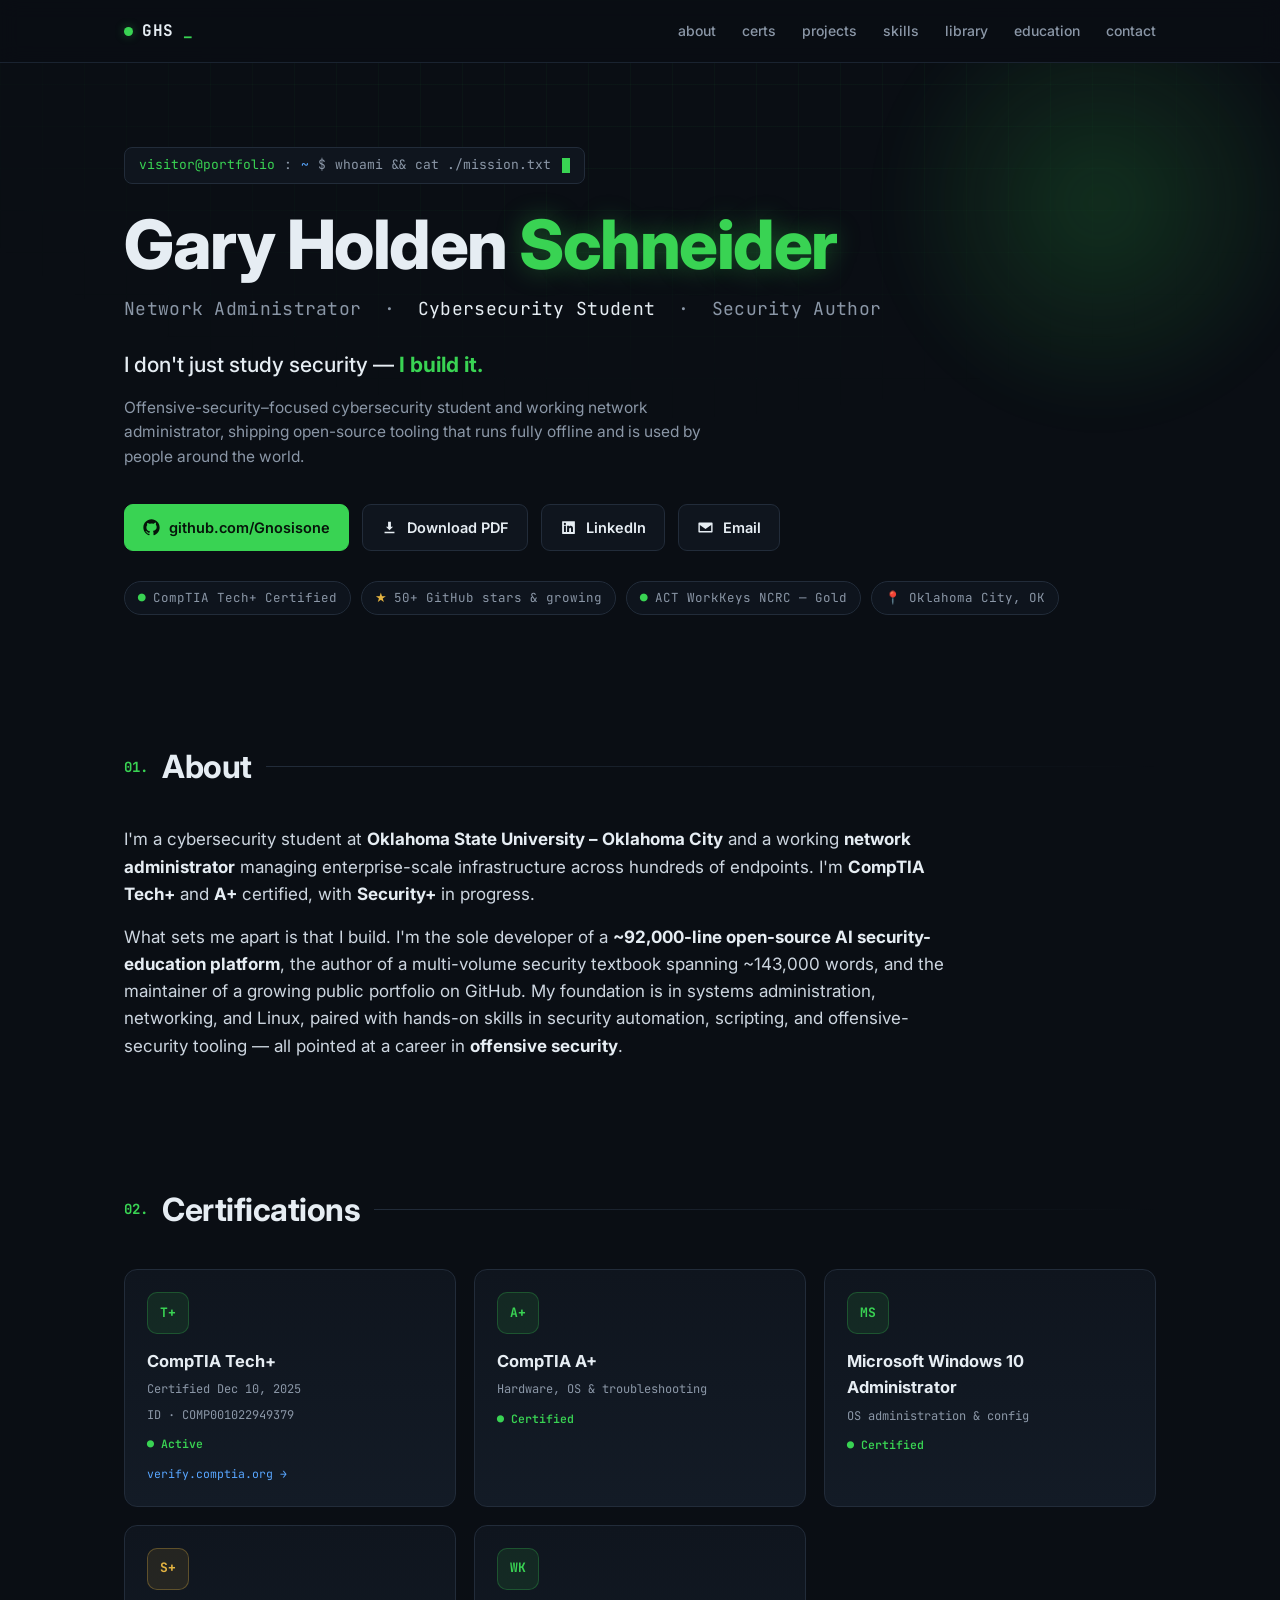
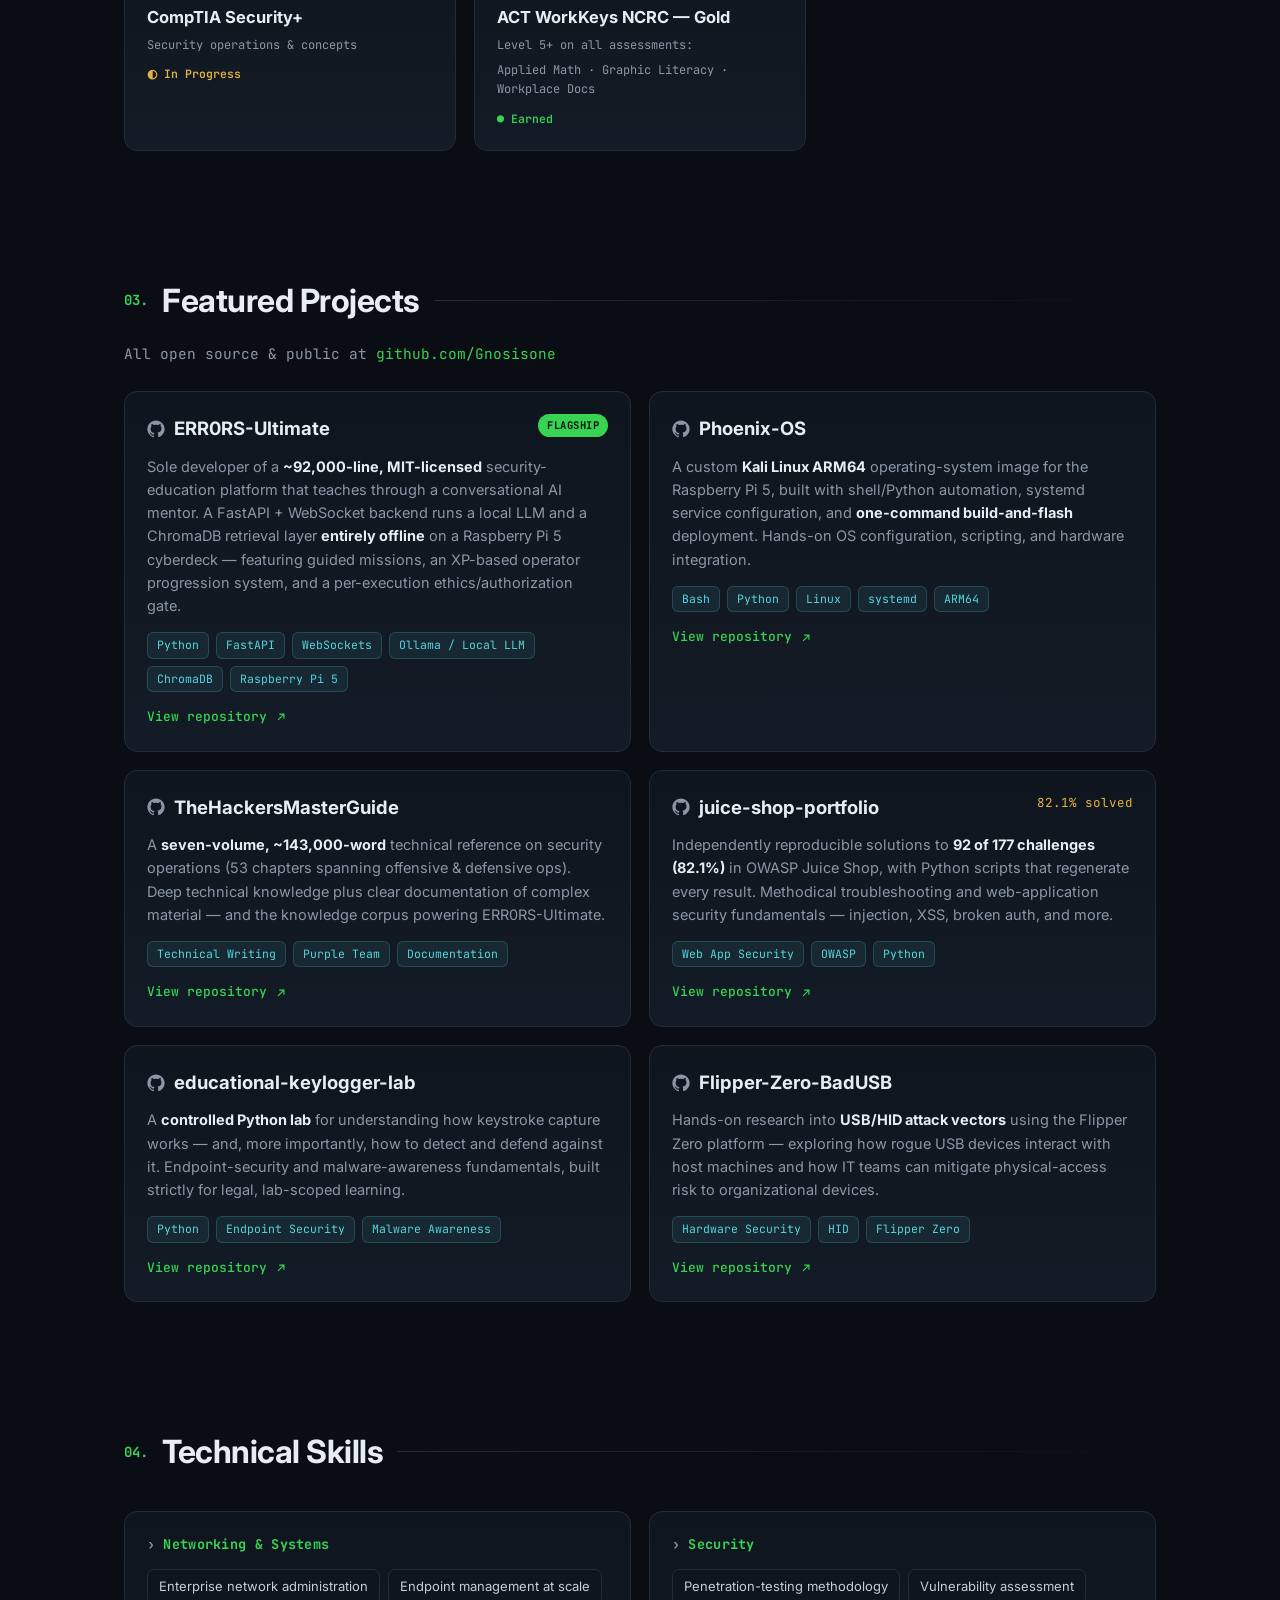
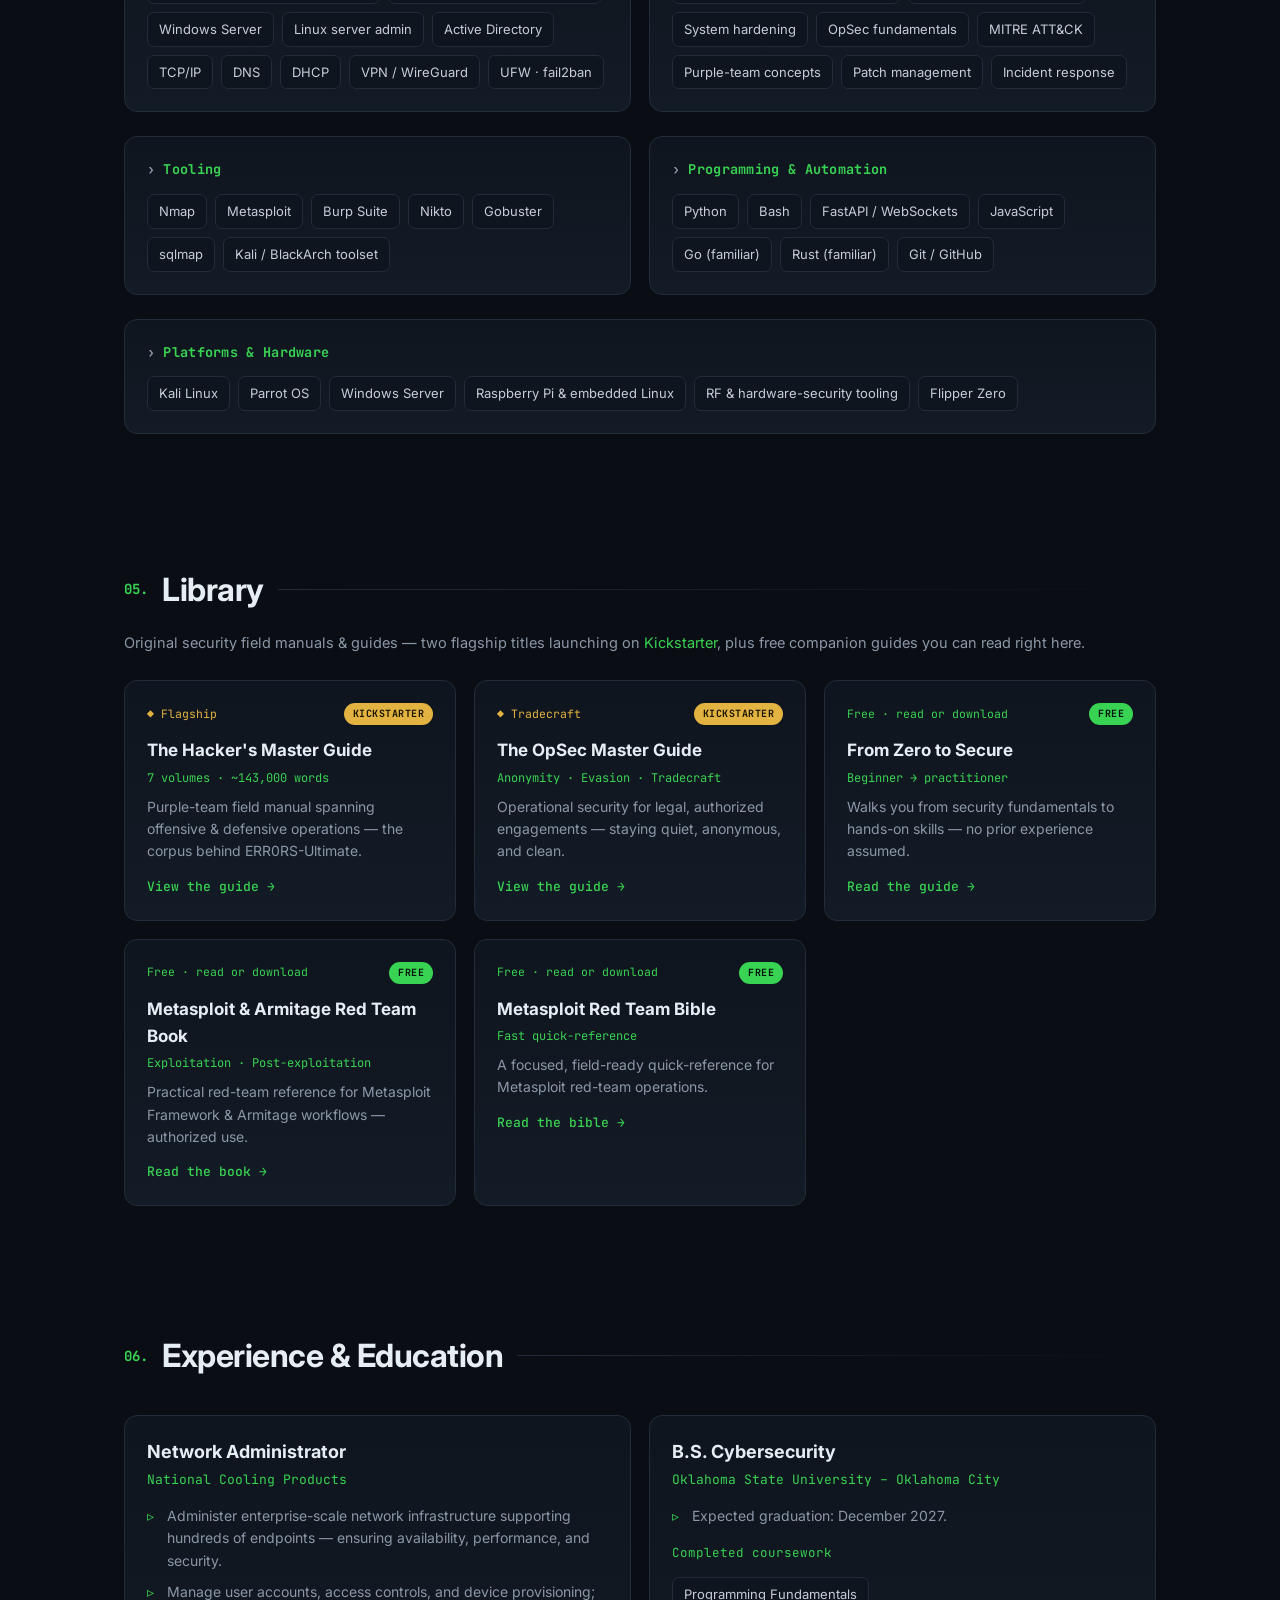
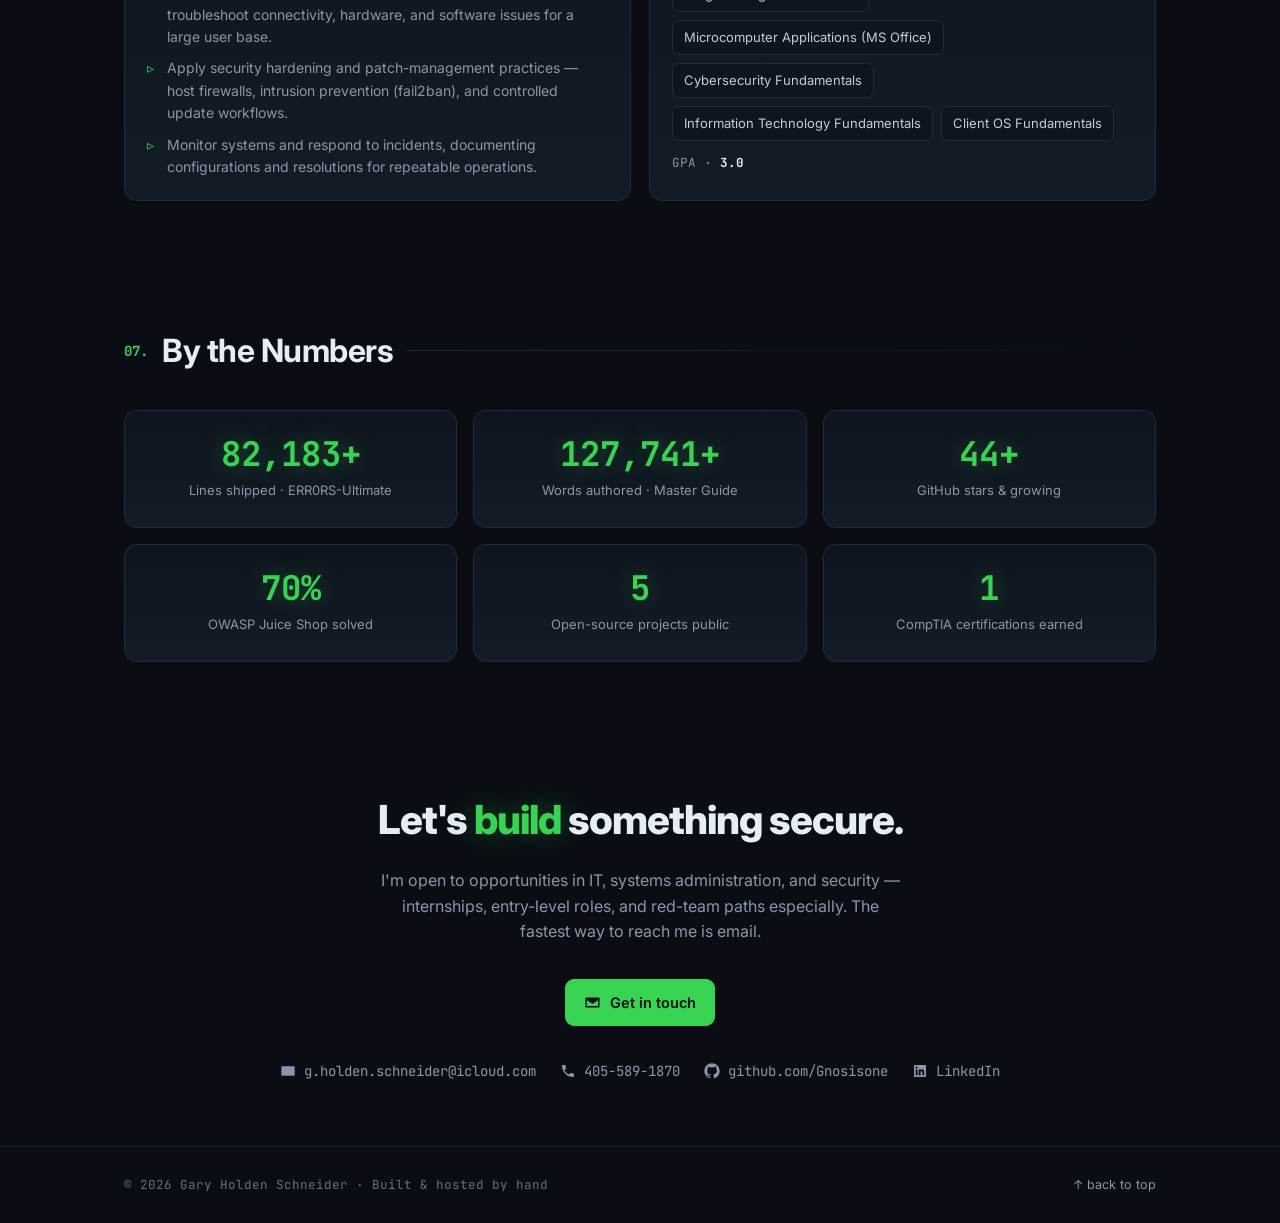
<file: index.html>
<!DOCTYPE html>
<html lang="en">
<head>
<meta charset="UTF-8">
<meta name="viewport" content="width=device-width, initial-scale=1.0">
<title>Gary Holden Schneider — Cybersecurity & Offensive Security Portfolio</title>
<meta name="description" content="Gary Holden Schneider — Network Administrator, Cybersecurity Student, and Security Author. CompTIA Tech+ certified. Builder of open-source security tooling at github.com/Gnosisone.">
<link rel="preconnect" href="https://fonts.googleapis.com">
<link rel="preconnect" href="https://fonts.gstatic.com" crossorigin>
<link href="https://fonts.googleapis.com/css2?family=JetBrains+Mono:wght@400;500;700&family=Inter:wght@400;500;600;700;800&display=swap" rel="stylesheet">
<style>
  :root{
    --bg:#0a0e14;
    --bg-grid:rgba(57,211,83,.04);
    --panel:#0f151e;
    --panel-2:#131b26;
    --border:#222c3a;
    --border-soft:#1a2330;
    --text:#e6edf3;
    --muted:#8b97a7;
    --muted-2:#647082;
    --green:#39d353;
    --green-dim:#2ea043;
    --blue:#58a6ff;
    --cyan:#56d4dd;
    --amber:#e3b341;
    --glow:rgba(57,211,83,.35);
    --mono:'JetBrains Mono',ui-monospace,SFMono-Regular,Menlo,Consolas,monospace;
    --sans:'Inter',system-ui,-apple-system,Segoe UI,Roboto,Helvetica,Arial,sans-serif;
  }
  *{box-sizing:border-box;margin:0;padding:0}
  html{scroll-behavior:smooth}
  body{
    background:var(--bg);
    color:var(--text);
    font-family:var(--sans);
    line-height:1.6;
    -webkit-font-smoothing:antialiased;
    overflow-x:hidden;
  }
  body::before{
    content:"";position:fixed;inset:0;z-index:0;pointer-events:none;
    background-image:linear-gradient(var(--bg-grid) 1px,transparent 1px),linear-gradient(90deg,var(--bg-grid) 1px,transparent 1px);
    background-size:42px 42px;
    mask-image:radial-gradient(ellipse 80% 60% at 50% 0%,#000 30%,transparent 80%);
  }
  a{color:inherit;text-decoration:none}
  .wrap{max-width:1080px;margin:0 auto;padding:0 24px;position:relative;z-index:1}
  .mono{font-family:var(--mono)}
  .accent{color:var(--green)}
  .blue{color:var(--blue)}

  /* NAV */
  nav{
    position:sticky;top:0;z-index:50;
    backdrop-filter:blur(10px);
    background:rgba(10,14,20,.78);
    border-bottom:1px solid var(--border-soft);
  }
  nav .wrap{display:flex;align-items:center;justify-content:space-between;height:62px}
  .brand{font-family:var(--mono);font-weight:700;letter-spacing:.5px;display:flex;align-items:center;gap:9px}
  .brand .dot{width:9px;height:9px;border-radius:50%;background:var(--green);box-shadow:0 0 10px var(--glow);animation:pulse 2.4s infinite}
  @keyframes pulse{0%,100%{opacity:1}50%{opacity:.35}}
  .navlinks{display:flex;gap:26px;font-size:14px;font-weight:500}
  .navlinks a{color:var(--muted);transition:color .2s}
  .navlinks a:hover{color:var(--green)}
  @media(max-width:760px){.navlinks{display:none}}

  /* HERO */
  header.hero{position:relative;padding:84px 0 64px;overflow:hidden}
  header.hero::after{
    content:"";position:absolute;top:-120px;right:-80px;width:520px;height:520px;z-index:0;
    background:radial-gradient(circle,var(--glow) 0%,transparent 60%);opacity:.5;filter:blur(20px);
  }
  .term{
    font-family:var(--mono);font-size:13px;color:var(--muted);
    border:1px solid var(--border);background:var(--panel);border-radius:8px;
    padding:7px 14px;display:inline-flex;align-items:center;gap:9px;margin-bottom:26px;
  }
  .term .g{color:var(--green)}
  .term .cursor{display:inline-block;width:8px;height:15px;background:var(--green);margin-left:2px;animation:blink 1.1s steps(1) infinite;vertical-align:-2px}
  @keyframes blink{50%{opacity:0}}
  h1.name{font-size:clamp(38px,7vw,68px);line-height:1.02;font-weight:800;letter-spacing:-1.5px}
  h1.name .last{color:var(--green);text-shadow:0 0 26px var(--glow)}
  .roles{font-family:var(--mono);font-size:clamp(14px,2.4vw,18px);color:var(--muted);margin-top:16px;letter-spacing:.3px}
  .roles span{color:var(--text)}
  .tagline{font-size:clamp(17px,2.6vw,21px);color:var(--text);max-width:640px;margin-top:24px;font-weight:500}
  .tagline b{color:var(--green);font-weight:700}
  .sub{color:var(--muted);max-width:620px;margin-top:14px;font-size:15.5px}
  .cta{display:flex;flex-wrap:wrap;gap:13px;margin-top:34px}
  .btn{
    display:inline-flex;align-items:center;gap:9px;font-weight:600;font-size:14.5px;
    padding:11px 18px;border-radius:9px;border:1px solid var(--border);
    background:var(--panel);color:var(--text);transition:all .2s;cursor:pointer;
  }
  .btn:hover{border-color:var(--green);transform:translateY(-2px);box-shadow:0 8px 22px rgba(0,0,0,.4)}
  .btn.primary{background:var(--green);color:#06140a;border-color:var(--green)}
  .btn.primary:hover{background:#48e063;box-shadow:0 8px 26px var(--glow)}
  .btn svg{width:17px;height:17px;fill:currentColor}
  .badges{display:flex;flex-wrap:wrap;gap:10px;margin-top:30px}
  .chip{
    font-family:var(--mono);font-size:12.5px;color:var(--muted);
    border:1px solid var(--border);border-radius:30px;padding:6px 13px;
    display:inline-flex;align-items:center;gap:7px;background:rgba(19,27,38,.5)
  }
  .chip .s{color:var(--amber)}
  .chip .ok{color:var(--green)}

  /* SECTIONS */
  section{padding:62px 0;position:relative}
  .sec-head{display:flex;align-items:center;gap:14px;margin-bottom:34px}
  .sec-head .num{font-family:var(--mono);color:var(--green);font-size:14px;font-weight:700}
  .sec-head h2{font-size:clamp(23px,4vw,32px);font-weight:700;letter-spacing:-.5px;white-space:nowrap}
  .sec-head .rule{height:1px;background:linear-gradient(90deg,var(--border),transparent);flex:1}

  .about p{font-size:17px;color:#cdd6e0;max-width:820px}
  .about p+p{margin-top:16px}
  .about b{color:var(--text)}

  /* CARDS GRID */
  .grid{display:grid;gap:18px}
  .grid.cols-2{grid-template-columns:repeat(2,1fr)}
  .grid.cols-3{grid-template-columns:repeat(3,1fr)}
  @media(max-width:820px){.grid.cols-2,.grid.cols-3{grid-template-columns:1fr}}

  .card{
    background:linear-gradient(180deg,var(--panel),var(--panel-2));
    border:1px solid var(--border);border-radius:13px;padding:22px;position:relative;
    transition:transform .2s,border-color .2s,box-shadow .2s;
  }
  .card:hover{transform:translateY(-4px);border-color:var(--green);box-shadow:0 14px 34px rgba(0,0,0,.45)}

  /* PROJECTS */
  .proj .top{display:flex;align-items:flex-start;justify-content:space-between;gap:12px}
  .proj h3{font-size:18.5px;font-weight:700;display:flex;align-items:center;gap:9px}
  .proj h3 svg{width:18px;height:18px;fill:var(--muted)}
  .flag{font-family:var(--mono);font-size:10.5px;font-weight:700;color:#06140a;background:var(--green);padding:3px 9px;border-radius:30px;letter-spacing:.5px;text-transform:uppercase}
  .stars{font-family:var(--mono);font-size:12.5px;color:var(--amber);display:inline-flex;align-items:center;gap:5px;white-space:nowrap}
  .proj p{color:var(--muted);font-size:14.5px;margin-top:11px}
  .tags{display:flex;flex-wrap:wrap;gap:7px;margin-top:15px}
  .tag{font-family:var(--mono);font-size:11.5px;color:var(--cyan);background:rgba(86,212,221,.08);border:1px solid rgba(86,212,221,.2);border-radius:6px;padding:3px 9px}
  .proj .link{margin-top:15px;font-family:var(--mono);font-size:13px;color:var(--green);display:inline-flex;align-items:center;gap:7px;font-weight:500}
  .proj .link:hover{text-decoration:underline}
  .proj .link svg{width:14px;height:14px;fill:currentColor;transition:transform .2s}
  .card:hover .proj .link svg{transform:translate(2px,-2px)}

  /* CERTS */
  .cert{display:flex;flex-direction:column;gap:6px}
  .cert .ico{width:42px;height:42px;border-radius:10px;display:flex;align-items:center;justify-content:center;background:rgba(57,211,83,.1);border:1px solid rgba(57,211,83,.25);font-family:var(--mono);font-weight:700;color:var(--green);font-size:13px;margin-bottom:8px}
  .cert.prog .ico{background:rgba(227,179,65,.1);border-color:rgba(227,179,65,.3);color:var(--amber)}
  .cert h3{font-size:16.5px;font-weight:700}
  .cert .meta{font-family:var(--mono);font-size:12px;color:var(--muted)}
  .cert .status{font-family:var(--mono);font-size:11.5px;font-weight:600;margin-top:4px}
  .cert .status.active{color:var(--green)}
  .cert .status.ip{color:var(--amber)}
  .cert a.verify{font-family:var(--mono);font-size:11.5px;color:var(--blue);margin-top:6px;display:inline-block}
  .cert a.verify:hover{text-decoration:underline}

  /* SKILLS */
  .skillcat{margin-bottom:6px}
  .skillcat h3{font-family:var(--mono);font-size:13.5px;color:var(--green);margin-bottom:13px;letter-spacing:.3px;display:flex;align-items:center;gap:8px}
  .skillcat h3::before{content:"›";color:var(--muted)}
  .skillset{display:flex;flex-wrap:wrap;gap:8px}
  .skill{font-size:13px;color:#c4cdd8;background:var(--panel);border:1px solid var(--border);border-radius:7px;padding:6px 11px;transition:all .18s}
  .skill:hover{border-color:var(--green);color:var(--text)}

  /* WORKS */
  .work{display:flex;gap:16px;align-items:flex-start}
  .work .bar{width:3px;align-self:stretch;background:linear-gradient(var(--green),transparent);border-radius:3px;flex:none}
  .work h3{font-size:17px;font-weight:700}
  .work .sub2{font-family:var(--mono);font-size:12px;color:var(--green);margin:3px 0 7px}
  .work p{color:var(--muted);font-size:14.5px}

  /* EXPERIENCE / EDU */
  .row{display:grid;grid-template-columns:1fr 1fr;gap:18px}
  @media(max-width:820px){.row{grid-template-columns:1fr}}
  .exp h3{font-size:18px;font-weight:700}
  .exp .org{font-family:var(--mono);font-size:13px;color:var(--green);margin-top:3px}
  .exp ul{list-style:none;margin-top:14px;display:flex;flex-direction:column;gap:9px}
  .exp li{position:relative;padding-left:20px;color:var(--muted);font-size:14px}
  .exp li::before{content:"▹";position:absolute;left:0;color:var(--green)}
  .courses{display:flex;flex-wrap:wrap;gap:8px;margin-top:14px}
  .gpa{font-family:var(--mono);font-size:12.5px;color:var(--muted);margin-top:12px}
  .gpa b{color:var(--text)}

  /* STATS */
  .stats{display:grid;grid-template-columns:repeat(3,1fr);gap:16px}
  @media(max-width:820px){.stats{grid-template-columns:repeat(2,1fr)}}
  @media(max-width:480px){.stats{grid-template-columns:1fr}}
  .stat{text-align:center;padding:26px 16px;background:linear-gradient(180deg,var(--panel),var(--panel-2));border:1px solid var(--border);border-radius:13px}
  .stat .big{font-family:var(--mono);font-size:34px;font-weight:700;color:var(--green);text-shadow:0 0 22px var(--glow);line-height:1}
  .stat .lbl{color:var(--muted);font-size:13px;margin-top:9px}

  /* CONTACT */
  .contact{text-align:center;padding:64px 0}
  .contact h2{font-size:clamp(26px,5vw,40px);font-weight:800;letter-spacing:-1px}
  .contact h2 .accent{text-shadow:0 0 26px var(--glow)}
  .contact p{color:var(--muted);max-width:520px;margin:16px auto 0;font-size:16px}
  .contact .cta{justify-content:center}
  .clinks{display:flex;flex-wrap:wrap;gap:24px;justify-content:center;margin-top:34px;font-family:var(--mono);font-size:14px}
  .clinks a{color:var(--muted);display:inline-flex;align-items:center;gap:8px;transition:color .2s}
  .clinks a:hover{color:var(--green)}
  .clinks svg{width:16px;height:16px;fill:currentColor}

  footer{border-top:1px solid var(--border-soft);padding:28px 0;text-align:center}
  footer .wrap{display:flex;flex-wrap:wrap;gap:10px;justify-content:space-between;align-items:center}
  footer .mono{font-size:12.5px;color:var(--muted-2)}
  footer .top{color:var(--muted);font-size:12.5px;cursor:pointer}
  footer .top:hover{color:var(--green)}

  /* reveal */
  .reveal{opacity:0;transform:translateY(22px);transition:opacity .6s ease,transform .6s ease}
  .reveal.in{opacity:1;transform:none}
  @media(prefers-reduced-motion:reduce){.reveal{opacity:1;transform:none}}
</style>
</head>
<body>

<nav>
  <div class="wrap">
    <a href="#top" class="brand"><span class="dot"></span>GHS<span class="accent">_</span></a>
    <div class="navlinks">
      <a href="#about">about</a>
      <a href="#certs">certs</a>
      <a href="#projects">projects</a>
      <a href="#skills">skills</a>
      <a href="#library">library</a>
      <a href="#experience">education</a>
      <a href="#contact">contact</a>
    </div>
  </div>
</nav>

<header class="hero" id="top">
  <div class="wrap">
    <div class="term mono"><span class="g">visitor@portfolio</span>:<span class="blue">~</span>$ <span id="typed"></span><span class="cursor"></span></div>
    <h1 class="name">Gary Holden <span class="last">Schneider</span></h1>
    <div class="roles mono">Network Administrator&nbsp;&nbsp;·&nbsp;&nbsp;<span>Cybersecurity Student</span>&nbsp;&nbsp;·&nbsp;&nbsp;Security Author</div>
    <p class="tagline">I don't just study security — <b>I build it.</b></p>
    <p class="sub">Offensive-security–focused cybersecurity student and working network administrator, shipping open-source tooling that runs fully offline and is used by people around the world.</p>
    <div class="cta">
      <a class="btn primary" href="https://github.com/Gnosisone" target="_blank" rel="noopener">
        <svg viewBox="0 0 24 24"><path d="M12 .5C5.7.5.5 5.7.5 12c0 5.1 3.3 9.4 7.9 10.9.6.1.8-.2.8-.5v-1.7c-3.2.7-3.9-1.5-3.9-1.5-.5-1.3-1.3-1.7-1.3-1.7-1.1-.7.1-.7.1-.7 1.2.1 1.8 1.2 1.8 1.2 1 1.8 2.8 1.3 3.5 1 .1-.8.4-1.3.7-1.6-2.6-.3-5.3-1.3-5.3-5.7 0-1.3.4-2.3 1.2-3.1-.1-.3-.5-1.5.1-3.1 0 0 1-.3 3.3 1.2a11.5 11.5 0 0 1 6 0C17 4.6 18 4.9 18 4.9c.6 1.6.2 2.8.1 3.1.8.8 1.2 1.8 1.2 3.1 0 4.4-2.7 5.4-5.3 5.7.4.4.8 1.1.8 2.2v3.3c0 .3.2.6.8.5 4.6-1.5 7.9-5.8 7.9-10.9C23.5 5.7 18.3.5 12 .5z"/></svg>
        github.com/Gnosisone
      </a>
      <a class="btn" href="Holden_Schneider_Portfolio.pdf" target="_blank" rel="noopener">
        <svg viewBox="0 0 24 24"><path d="M12 16l-5-5h3V4h4v7h3l-5 5zm-7 2h14v2H5v-2z"/></svg>
        Download PDF
      </a>
      <a class="btn" href="https://www.linkedin.com/in/holden-schneider-bb38b32ba" target="_blank" rel="noopener">
        <svg viewBox="0 0 24 24"><path d="M20.4 3H3.6A.6.6 0 0 0 3 3.6v16.8a.6.6 0 0 0 .6.6h16.8a.6.6 0 0 0 .6-.6V3.6a.6.6 0 0 0-.6-.6zM8.3 18.3H5.6V9.7h2.7v8.6zM6.9 8.5a1.6 1.6 0 1 1 0-3.2 1.6 1.6 0 0 1 0 3.2zm11.4 9.8h-2.7V14c0-1-.4-1.7-1.3-1.7-.7 0-1.1.5-1.3 1-.1.2-.1.4-.1.7v4.3H10s.1-7.8 0-8.6h2.7v1.2c.4-.6 1-1.4 2.5-1.4 1.8 0 3.1 1.2 3.1 3.7v5.1z"/></svg>
        LinkedIn
      </a>
      <a class="btn" href="mailto:g.holden.schneider@icloud.com">
        <svg viewBox="0 0 24 24"><path d="M3 5h18a1 1 0 0 1 1 1v12a1 1 0 0 1-1 1H3a1 1 0 0 1-1-1V6a1 1 0 0 1 1-1zm9 7.2L4.4 7H19.6L12 12.2zM4 8.5V17h16V8.5l-8 5.5-8-5.5z"/></svg>
        Email
      </a>
    </div>
    <div class="badges">
      <span class="chip"><span class="ok">●</span> CompTIA Tech+ Certified</span>
      <span class="chip"><span class="s">★</span> 50+ GitHub stars &amp; growing</span>
      <span class="chip"><span class="ok">●</span> ACT WorkKeys NCRC — Gold</span>
      <span class="chip">📍 Oklahoma City, OK</span>
    </div>
  </div>
</header>

<section id="about" class="about">
  <div class="wrap">
    <div class="sec-head reveal"><span class="num mono">01.</span><h2>About</h2><span class="rule"></span></div>
    <p class="reveal">I'm a cybersecurity student at <b>Oklahoma State University – Oklahoma City</b> and a working <b>network administrator</b> managing enterprise-scale infrastructure across hundreds of endpoints. I'm <b>CompTIA Tech+</b> and <b>A+</b> certified, with <b>Security+</b> in progress.</p>
    <p class="reveal">What sets me apart is that I build. I'm the sole developer of a <b>~92,000-line open-source AI security-education platform</b>, the author of a multi-volume security textbook spanning ~143,000 words, and the maintainer of a growing public portfolio on GitHub. My foundation is in systems administration, networking, and Linux, paired with hands-on skills in security automation, scripting, and offensive-security tooling — all pointed at a career in <b>offensive security</b>.</p>
  </div>
</section>

<section id="certs">
  <div class="wrap">
    <div class="sec-head reveal"><span class="num mono">02.</span><h2>Certifications</h2><span class="rule"></span></div>
    <div class="grid cols-3">
      <div class="card cert reveal">
        <div class="ico">T+</div>
        <h3>CompTIA Tech+</h3>
        <div class="meta">Certified Dec 10, 2025</div>
        <div class="meta">ID · COMP001022949379</div>
        <div class="status active">● Active</div>
        <a class="verify" href="https://verify.comptia.org" target="_blank" rel="noopener">verify.comptia.org →</a>
      </div>
      <div class="card cert reveal">
        <div class="ico">A+</div>
        <h3>CompTIA A+</h3>
        <div class="meta">Hardware, OS &amp; troubleshooting</div>
        <div class="status active">● Certified</div>
      </div>
      <div class="card cert reveal">
        <div class="ico">MS</div>
        <h3>Microsoft Windows 10 Administrator</h3>
        <div class="meta">OS administration &amp; config</div>
        <div class="status active">● Certified</div>
      </div>
      <div class="card cert prog reveal">
        <div class="ico">S+</div>
        <h3>CompTIA Security+</h3>
        <div class="meta">Security operations &amp; concepts</div>
        <div class="status ip">◐ In Progress</div>
      </div>
      <div class="card cert reveal">
        <div class="ico">WK</div>
        <h3>ACT WorkKeys NCRC — Gold</h3>
        <div class="meta">Level 5+ on all assessments:</div>
        <div class="meta">Applied Math · Graphic Literacy · Workplace Docs</div>
        <div class="status active">● Earned</div>
      </div>
    </div>
  </div>
</section>

<section id="projects">
  <div class="wrap">
    <div class="sec-head reveal"><span class="num mono">03.</span><h2>Featured Projects</h2><span class="rule"></span></div>
    <p class="reveal" style="color:var(--muted);margin-top:-18px;margin-bottom:26px;font-size:14.5px;font-family:var(--mono)">All open source &amp; public at <a href="https://github.com/Gnosisone" target="_blank" rel="noopener" class="accent">github.com/Gnosisone</a></p>
    <div class="grid cols-2">

      <div class="card proj reveal">
        <div class="top">
          <h3><svg viewBox="0 0 24 24"><path d="M12 .5C5.7.5.5 5.7.5 12c0 5.1 3.3 9.4 7.9 10.9.6.1.8-.2.8-.5v-1.7c-3.2.7-3.9-1.5-3.9-1.5-.5-1.3-1.3-1.7-1.3-1.7-1.1-.7.1-.7.1-.7 1.2.1 1.8 1.2 1.8 1.2 1 1.8 2.8 1.3 3.5 1 .1-.8.4-1.3.7-1.6-2.6-.3-5.3-1.3-5.3-5.7 0-1.3.4-2.3 1.2-3.1-.1-.3-.5-1.5.1-3.1 0 0 1-.3 3.3 1.2a11.5 11.5 0 0 1 6 0C17 4.6 18 4.9 18 4.9c.6 1.6.2 2.8.1 3.1.8.8 1.2 1.8 1.2 3.1 0 4.4-2.7 5.4-5.3 5.7.4.4.8 1.1.8 2.2v3.3c0 .3.2.6.8.5 4.6-1.5 7.9-5.8 7.9-10.9C23.5 5.7 18.3.5 12 .5z"/></svg>ERR0RS-Ultimate</h3>
          <span class="flag">Flagship</span>
        </div>
        <p>Sole developer of a <b style="color:var(--text)">~92,000-line, MIT-licensed</b> security-education platform that teaches through a conversational AI mentor. A FastAPI + WebSocket backend runs a local LLM and a ChromaDB retrieval layer <b style="color:var(--text)">entirely offline</b> on a Raspberry Pi 5 cyberdeck — featuring guided missions, an XP-based operator progression system, and a per-execution ethics/authorization gate.</p>
        <div class="tags"><span class="tag">Python</span><span class="tag">FastAPI</span><span class="tag">WebSockets</span><span class="tag">Ollama / Local LLM</span><span class="tag">ChromaDB</span><span class="tag">Raspberry Pi 5</span></div>
        <a class="link" href="https://github.com/Gnosisone/ERR0RS-Ultimate" target="_blank" rel="noopener">View repository <svg viewBox="0 0 24 24"><path d="M7 17L17 7M9 7h8v8" stroke="currentColor" stroke-width="2" fill="none"/></svg></a>
      </div>

      <div class="card proj reveal">
        <div class="top">
          <h3><svg viewBox="0 0 24 24"><path d="M12 .5C5.7.5.5 5.7.5 12c0 5.1 3.3 9.4 7.9 10.9.6.1.8-.2.8-.5v-1.7c-3.2.7-3.9-1.5-3.9-1.5-.5-1.3-1.3-1.7-1.3-1.7-1.1-.7.1-.7.1-.7 1.2.1 1.8 1.2 1.8 1.2 1 1.8 2.8 1.3 3.5 1 .1-.8.4-1.3.7-1.6-2.6-.3-5.3-1.3-5.3-5.7 0-1.3.4-2.3 1.2-3.1-.1-.3-.5-1.5.1-3.1 0 0 1-.3 3.3 1.2a11.5 11.5 0 0 1 6 0C17 4.6 18 4.9 18 4.9c.6 1.6.2 2.8.1 3.1.8.8 1.2 1.8 1.2 3.1 0 4.4-2.7 5.4-5.3 5.7.4.4.8 1.1.8 2.2v3.3c0 .3.2.6.8.5 4.6-1.5 7.9-5.8 7.9-10.9C23.5 5.7 18.3.5 12 .5z"/></svg>Phoenix-OS</h3>
        </div>
        <p>A custom <b style="color:var(--text)">Kali Linux ARM64</b> operating-system image for the Raspberry Pi 5, built with shell/Python automation, systemd service configuration, and <b style="color:var(--text)">one-command build-and-flash</b> deployment. Hands-on OS configuration, scripting, and hardware integration.</p>
        <div class="tags"><span class="tag">Bash</span><span class="tag">Python</span><span class="tag">Linux</span><span class="tag">systemd</span><span class="tag">ARM64</span></div>
        <a class="link" href="https://github.com/Gnosisone/Phoenix-OS" target="_blank" rel="noopener">View repository <svg viewBox="0 0 24 24"><path d="M7 17L17 7M9 7h8v8" stroke="currentColor" stroke-width="2" fill="none"/></svg></a>
      </div>

      <div class="card proj reveal">
        <div class="top">
          <h3><svg viewBox="0 0 24 24"><path d="M12 .5C5.7.5.5 5.7.5 12c0 5.1 3.3 9.4 7.9 10.9.6.1.8-.2.8-.5v-1.7c-3.2.7-3.9-1.5-3.9-1.5-.5-1.3-1.3-1.7-1.3-1.7-1.1-.7.1-.7.1-.7 1.2.1 1.8 1.2 1.8 1.2 1 1.8 2.8 1.3 3.5 1 .1-.8.4-1.3.7-1.6-2.6-.3-5.3-1.3-5.3-5.7 0-1.3.4-2.3 1.2-3.1-.1-.3-.5-1.5.1-3.1 0 0 1-.3 3.3 1.2a11.5 11.5 0 0 1 6 0C17 4.6 18 4.9 18 4.9c.6 1.6.2 2.8.1 3.1.8.8 1.2 1.8 1.2 3.1 0 4.4-2.7 5.4-5.3 5.7.4.4.8 1.1.8 2.2v3.3c0 .3.2.6.8.5 4.6-1.5 7.9-5.8 7.9-10.9C23.5 5.7 18.3.5 12 .5z"/></svg>TheHackersMasterGuide</h3>
        </div>
        <p>A <b style="color:var(--text)">seven-volume, ~143,000-word</b> technical reference on security operations (53 chapters spanning offensive &amp; defensive ops). Deep technical knowledge plus clear documentation of complex material — and the knowledge corpus powering ERR0RS-Ultimate.</p>
        <div class="tags"><span class="tag">Technical Writing</span><span class="tag">Purple Team</span><span class="tag">Documentation</span></div>
        <a class="link" href="https://github.com/Gnosisone/TheHackersMasterGuide" target="_blank" rel="noopener">View repository <svg viewBox="0 0 24 24"><path d="M7 17L17 7M9 7h8v8" stroke="currentColor" stroke-width="2" fill="none"/></svg></a>
      </div>

      <div class="card proj reveal">
        <div class="top">
          <h3><svg viewBox="0 0 24 24"><path d="M12 .5C5.7.5.5 5.7.5 12c0 5.1 3.3 9.4 7.9 10.9.6.1.8-.2.8-.5v-1.7c-3.2.7-3.9-1.5-3.9-1.5-.5-1.3-1.3-1.7-1.3-1.7-1.1-.7.1-.7.1-.7 1.2.1 1.8 1.2 1.8 1.2 1 1.8 2.8 1.3 3.5 1 .1-.8.4-1.3.7-1.6-2.6-.3-5.3-1.3-5.3-5.7 0-1.3.4-2.3 1.2-3.1-.1-.3-.5-1.5.1-3.1 0 0 1-.3 3.3 1.2a11.5 11.5 0 0 1 6 0C17 4.6 18 4.9 18 4.9c.6 1.6.2 2.8.1 3.1.8.8 1.2 1.8 1.2 3.1 0 4.4-2.7 5.4-5.3 5.7.4.4.8 1.1.8 2.2v3.3c0 .3.2.6.8.5 4.6-1.5 7.9-5.8 7.9-10.9C23.5 5.7 18.3.5 12 .5z"/></svg>juice-shop-portfolio</h3>
          <span class="stars">82.1% solved</span>
        </div>
        <p>Independently reproducible solutions to <b style="color:var(--text)">92 of 177 challenges (82.1%)</b> in OWASP Juice Shop, with Python scripts that regenerate every result. Methodical troubleshooting and web-application security fundamentals — injection, XSS, broken auth, and more.</p>
        <div class="tags"><span class="tag">Web App Security</span><span class="tag">OWASP</span><span class="tag">Python</span></div>
        <a class="link" href="https://github.com/Gnosisone/juice-shop-portfolio" target="_blank" rel="noopener">View repository <svg viewBox="0 0 24 24"><path d="M7 17L17 7M9 7h8v8" stroke="currentColor" stroke-width="2" fill="none"/></svg></a>
      </div>

      <div class="card proj reveal">
        <div class="top">
          <h3><svg viewBox="0 0 24 24"><path d="M12 .5C5.7.5.5 5.7.5 12c0 5.1 3.3 9.4 7.9 10.9.6.1.8-.2.8-.5v-1.7c-3.2.7-3.9-1.5-3.9-1.5-.5-1.3-1.3-1.7-1.3-1.7-1.1-.7.1-.7.1-.7 1.2.1 1.8 1.2 1.8 1.2 1 1.8 2.8 1.3 3.5 1 .1-.8.4-1.3.7-1.6-2.6-.3-5.3-1.3-5.3-5.7 0-1.3.4-2.3 1.2-3.1-.1-.3-.5-1.5.1-3.1 0 0 1-.3 3.3 1.2a11.5 11.5 0 0 1 6 0C17 4.6 18 4.9 18 4.9c.6 1.6.2 2.8.1 3.1.8.8 1.2 1.8 1.2 3.1 0 4.4-2.7 5.4-5.3 5.7.4.4.8 1.1.8 2.2v3.3c0 .3.2.6.8.5 4.6-1.5 7.9-5.8 7.9-10.9C23.5 5.7 18.3.5 12 .5z"/></svg>educational-keylogger-lab</h3>
        </div>
        <p>A <b style="color:var(--text)">controlled Python lab</b> for understanding how keystroke capture works — and, more importantly, how to detect and defend against it. Endpoint-security and malware-awareness fundamentals, built strictly for legal, lab-scoped learning.</p>
        <div class="tags"><span class="tag">Python</span><span class="tag">Endpoint Security</span><span class="tag">Malware Awareness</span></div>
        <a class="link" href="https://github.com/Gnosisone/educational-keylogger-lab" target="_blank" rel="noopener">View repository <svg viewBox="0 0 24 24"><path d="M7 17L17 7M9 7h8v8" stroke="currentColor" stroke-width="2" fill="none"/></svg></a>
      </div>

      <div class="card proj reveal">
        <div class="top">
          <h3><svg viewBox="0 0 24 24"><path d="M12 .5C5.7.5.5 5.7.5 12c0 5.1 3.3 9.4 7.9 10.9.6.1.8-.2.8-.5v-1.7c-3.2.7-3.9-1.5-3.9-1.5-.5-1.3-1.3-1.7-1.3-1.7-1.1-.7.1-.7.1-.7 1.2.1 1.8 1.2 1.8 1.2 1 1.8 2.8 1.3 3.5 1 .1-.8.4-1.3.7-1.6-2.6-.3-5.3-1.3-5.3-5.7 0-1.3.4-2.3 1.2-3.1-.1-.3-.5-1.5.1-3.1 0 0 1-.3 3.3 1.2a11.5 11.5 0 0 1 6 0C17 4.6 18 4.9 18 4.9c.6 1.6.2 2.8.1 3.1.8.8 1.2 1.8 1.2 3.1 0 4.4-2.7 5.4-5.3 5.7.4.4.8 1.1.8 2.2v3.3c0 .3.2.6.8.5 4.6-1.5 7.9-5.8 7.9-10.9C23.5 5.7 18.3.5 12 .5z"/></svg>Flipper-Zero-BadUSB</h3>
        </div>
        <p>Hands-on research into <b style="color:var(--text)">USB/HID attack vectors</b> using the Flipper Zero platform — exploring how rogue USB devices interact with host machines and how IT teams can mitigate physical-access risk to organizational devices.</p>
        <div class="tags"><span class="tag">Hardware Security</span><span class="tag">HID</span><span class="tag">Flipper Zero</span></div>
        <a class="link" href="https://github.com/Gnosisone/Flipper-Zero-BadUSB" target="_blank" rel="noopener">View repository <svg viewBox="0 0 24 24"><path d="M7 17L17 7M9 7h8v8" stroke="currentColor" stroke-width="2" fill="none"/></svg></a>
      </div>

    </div>
  </div>
</section>

<section id="skills">
  <div class="wrap">
    <div class="sec-head reveal"><span class="num mono">04.</span><h2>Technical Skills</h2><span class="rule"></span></div>
    <div class="grid cols-2">
      <div class="card skillcat reveal">
        <h3>Networking &amp; Systems</h3>
        <div class="skillset">
          <span class="skill">Enterprise network administration</span><span class="skill">Endpoint management at scale</span><span class="skill">Windows Server</span><span class="skill">Linux server admin</span><span class="skill">Active Directory</span><span class="skill">TCP/IP</span><span class="skill">DNS</span><span class="skill">DHCP</span><span class="skill">VPN / WireGuard</span><span class="skill">UFW · fail2ban</span>
        </div>
      </div>
      <div class="card skillcat reveal">
        <h3>Security</h3>
        <div class="skillset">
          <span class="skill">Penetration-testing methodology</span><span class="skill">Vulnerability assessment</span><span class="skill">System hardening</span><span class="skill">OpSec fundamentals</span><span class="skill">MITRE ATT&amp;CK</span><span class="skill">Purple-team concepts</span><span class="skill">Patch management</span><span class="skill">Incident response</span>
        </div>
      </div>
      <div class="card skillcat reveal">
        <h3>Tooling</h3>
        <div class="skillset">
          <span class="skill">Nmap</span><span class="skill">Metasploit</span><span class="skill">Burp Suite</span><span class="skill">Nikto</span><span class="skill">Gobuster</span><span class="skill">sqlmap</span><span class="skill">Kali / BlackArch toolset</span>
        </div>
      </div>
      <div class="card skillcat reveal">
        <h3>Programming &amp; Automation</h3>
        <div class="skillset">
          <span class="skill">Python</span><span class="skill">Bash</span><span class="skill">FastAPI / WebSockets</span><span class="skill">JavaScript</span><span class="skill">Go (familiar)</span><span class="skill">Rust (familiar)</span><span class="skill">Git / GitHub</span>
        </div>
      </div>
      <div class="card skillcat reveal" style="grid-column:1/-1">
        <h3>Platforms &amp; Hardware</h3>
        <div class="skillset">
          <span class="skill">Kali Linux</span><span class="skill">Parrot OS</span><span class="skill">Windows Server</span><span class="skill">Raspberry Pi &amp; embedded Linux</span><span class="skill">RF &amp; hardware-security tooling</span><span class="skill">Flipper Zero</span>
        </div>
      </div>
    </div>
  </div>
</section>

<section id="library">
  <div class="wrap">
    <div class="sec-head reveal"><span class="num mono">05.</span><h2>Library</h2><span class="rule"></span></div>
    <p class="reveal" style="color:var(--muted);margin-top:-18px;margin-bottom:26px;font-size:14.5px">Original security field manuals &amp; guides — two flagship titles launching on <span class="accent">Kickstarter</span>, plus free companion guides you can read right here.</p>
    <div class="grid cols-3">

      <a class="card reveal" href="hackers-master-guide.html" style="display:flex;flex-direction:column">
        <div style="display:flex;justify-content:space-between;align-items:center;margin-bottom:12px">
          <span class="mono" style="font-size:11.5px;color:var(--amber)">◆ Flagship</span>
          <span class="mono" style="font-size:10px;font-weight:700;color:#1a1400;background:var(--amber);padding:3px 9px;border-radius:20px;letter-spacing:.5px">KICKSTARTER</span>
        </div>
        <h3 style="font-size:17px;font-weight:700">The Hacker's Master Guide</h3>
        <div class="mono" style="font-size:12px;color:var(--green);margin:4px 0 8px">7 volumes · ~143,000 words</div>
        <p style="color:var(--muted);font-size:14px">Purple-team field manual spanning offensive &amp; defensive operations — the corpus behind ERR0RS-Ultimate.</p>
        <span class="mono" style="margin-top:14px;color:var(--green);font-size:13px;font-weight:500">View the guide →</span>
      </a>

      <a class="card reveal" href="opsec-master-guide.html" style="display:flex;flex-direction:column">
        <div style="display:flex;justify-content:space-between;align-items:center;margin-bottom:12px">
          <span class="mono" style="font-size:11.5px;color:var(--amber)">◆ Tradecraft</span>
          <span class="mono" style="font-size:10px;font-weight:700;color:#1a1400;background:var(--amber);padding:3px 9px;border-radius:20px;letter-spacing:.5px">KICKSTARTER</span>
        </div>
        <h3 style="font-size:17px;font-weight:700">The OpSec Master Guide</h3>
        <div class="mono" style="font-size:12px;color:var(--green);margin:4px 0 8px">Anonymity · Evasion · Tradecraft</div>
        <p style="color:var(--muted);font-size:14px">Operational security for legal, authorized engagements — staying quiet, anonymous, and clean.</p>
        <span class="mono" style="margin-top:14px;color:var(--green);font-size:13px;font-weight:500">View the guide →</span>
      </a>

      <a class="card reveal" href="from-zero-to-secure.html" style="display:flex;flex-direction:column">
        <div style="display:flex;justify-content:space-between;align-items:center;margin-bottom:12px">
          <span class="mono" style="font-size:11.5px;color:var(--green)">Free · read or download</span>
          <span class="mono" style="font-size:10px;font-weight:700;color:#06140a;background:var(--green);padding:3px 9px;border-radius:20px;letter-spacing:.5px">FREE</span>
        </div>
        <h3 style="font-size:17px;font-weight:700">From Zero to Secure</h3>
        <div class="mono" style="font-size:12px;color:var(--green);margin:4px 0 8px">Beginner → practitioner</div>
        <p style="color:var(--muted);font-size:14px">Walks you from security fundamentals to hands-on skills — no prior experience assumed.</p>
        <span class="mono" style="margin-top:14px;color:var(--green);font-size:13px;font-weight:500">Read the guide →</span>
      </a>

      <a class="card reveal" href="metasploit-armitage-red-team.html" style="display:flex;flex-direction:column">
        <div style="display:flex;justify-content:space-between;align-items:center;margin-bottom:12px">
          <span class="mono" style="font-size:11.5px;color:var(--green)">Free · read or download</span>
          <span class="mono" style="font-size:10px;font-weight:700;color:#06140a;background:var(--green);padding:3px 9px;border-radius:20px;letter-spacing:.5px">FREE</span>
        </div>
        <h3 style="font-size:17px;font-weight:700">Metasploit &amp; Armitage Red Team Book</h3>
        <div class="mono" style="font-size:12px;color:var(--green);margin:4px 0 8px">Exploitation · Post-exploitation</div>
        <p style="color:var(--muted);font-size:14px">Practical red-team reference for Metasploit Framework &amp; Armitage workflows — authorized use.</p>
        <span class="mono" style="margin-top:14px;color:var(--green);font-size:13px;font-weight:500">Read the book →</span>
      </a>

      <a class="card reveal" href="metasploit-red-team-bible.html" style="display:flex;flex-direction:column">
        <div style="display:flex;justify-content:space-between;align-items:center;margin-bottom:12px">
          <span class="mono" style="font-size:11.5px;color:var(--green)">Free · read or download</span>
          <span class="mono" style="font-size:10px;font-weight:700;color:#06140a;background:var(--green);padding:3px 9px;border-radius:20px;letter-spacing:.5px">FREE</span>
        </div>
        <h3 style="font-size:17px;font-weight:700">Metasploit Red Team Bible</h3>
        <div class="mono" style="font-size:12px;color:var(--green);margin:4px 0 8px">Fast quick-reference</div>
        <p style="color:var(--muted);font-size:14px">A focused, field-ready quick-reference for Metasploit red-team operations.</p>
        <span class="mono" style="margin-top:14px;color:var(--green);font-size:13px;font-weight:500">Read the bible →</span>
      </a>

    </div>
  </div>
</section>

<section id="experience">
  <div class="wrap">
    <div class="sec-head reveal"><span class="num mono">06.</span><h2>Experience &amp; Education</h2><span class="rule"></span></div>
    <div class="row">
      <div class="card exp reveal">
        <h3>Network Administrator</h3>
        <div class="org mono">National Cooling Products</div>
        <ul>
          <li>Administer enterprise-scale network infrastructure supporting hundreds of endpoints — ensuring availability, performance, and security.</li>
          <li>Manage user accounts, access controls, and device provisioning; troubleshoot connectivity, hardware, and software issues for a large user base.</li>
          <li>Apply security hardening and patch-management practices — host firewalls, intrusion prevention (fail2ban), and controlled update workflows.</li>
          <li>Monitor systems and respond to incidents, documenting configurations and resolutions for repeatable operations.</li>
        </ul>
      </div>
      <div class="card exp reveal">
        <h3>B.S. Cybersecurity</h3>
        <div class="org mono">Oklahoma State University – Oklahoma City</div>
        <ul>
          <li>Expected graduation: December 2027.</li>
        </ul>
        <div style="font-family:var(--mono);font-size:12.5px;color:var(--green);margin-top:16px;margin-bottom:6px">Completed coursework</div>
        <div class="courses">
          <span class="skill">Programming Fundamentals</span><span class="skill">Microcomputer Applications (MS Office)</span><span class="skill">Cybersecurity Fundamentals</span><span class="skill">Information Technology Fundamentals</span><span class="skill">Client OS Fundamentals</span>
        </div>
        <div class="gpa">GPA · <b>3.0</b></div>
      </div>
    </div>
  </div>
</section>

<section id="highlights">
  <div class="wrap">
    <div class="sec-head reveal"><span class="num mono">07.</span><h2>By the Numbers</h2><span class="rule"></span></div>
    <div class="stats">
      <div class="stat reveal"><div class="big" data-count="92000" data-suffix="+">0</div><div class="lbl">Lines shipped · ERR0RS-Ultimate</div></div>
      <div class="stat reveal"><div class="big" data-count="143000" data-suffix="+">0</div><div class="lbl">Words authored · Master Guide</div></div>
      <div class="stat reveal"><div class="big" data-count="50" data-suffix="+">0</div><div class="lbl">GitHub stars &amp; growing</div></div>
      <div class="stat reveal"><div class="big" data-count="82" data-suffix="%">0</div><div class="lbl">OWASP Juice Shop solved</div></div>
      <div class="stat reveal"><div class="big" data-count="6" data-suffix="">0</div><div class="lbl">Open-source projects public</div></div>
      <div class="stat reveal"><div class="big" data-count="2" data-suffix="">0</div><div class="lbl">CompTIA certifications earned</div></div>
    </div>
  </div>
</section>

<section id="contact" class="contact">
  <div class="wrap">
    <div class="reveal">
      <h2>Let's <span class="accent">build</span> something secure.</h2>
      <p>I'm open to opportunities in IT, systems administration, and security — internships, entry-level roles, and red-team paths especially. The fastest way to reach me is email.</p>
      <div class="cta">
        <a class="btn primary" href="mailto:g.holden.schneider@icloud.com">
          <svg viewBox="0 0 24 24"><path d="M3 5h18a1 1 0 0 1 1 1v12a1 1 0 0 1-1 1H3a1 1 0 0 1-1-1V6a1 1 0 0 1 1-1zm9 7.2L4.4 7H19.6L12 12.2zM4 8.5V17h16V8.5l-8 5.5-8-5.5z"/></svg>
          Get in touch
        </a>
      </div>
      <div class="clinks">
        <a href="mailto:g.holden.schneider@icloud.com"><svg viewBox="0 0 24 24"><path d="M3 5h18a1 1 0 0 1 1 1v12a1 1 0 0 1-1 1H3a1 1 0 0 1-1-1V6a1 1 0 0 1 1-1zm9 7.2L4.4 7H19.6L12 12.2z"/></svg>g.holden.schneider@icloud.com</a>
        <a href="tel:4055891870"><svg viewBox="0 0 24 24"><path d="M6.6 10.8c1.4 2.8 3.8 5.1 6.6 6.6l2.2-2.2c.3-.3.7-.4 1-.2 1.2.4 2.4.6 3.6.6.6 0 1 .4 1 1V20c0 .6-.4 1-1 1C10.6 21 3 13.4 3 4c0-.6.4-1 1-1h3.5c.6 0 1 .4 1 1 0 1.3.2 2.5.6 3.6.1.4 0 .8-.3 1l-2.2 2.2z"/></svg>405-589-1870</a>
        <a href="https://github.com/Gnosisone" target="_blank" rel="noopener"><svg viewBox="0 0 24 24"><path d="M12 .5C5.7.5.5 5.7.5 12c0 5.1 3.3 9.4 7.9 10.9.6.1.8-.2.8-.5v-1.7c-3.2.7-3.9-1.5-3.9-1.5-.5-1.3-1.3-1.7-1.3-1.7-1.1-.7.1-.7.1-.7 1.2.1 1.8 1.2 1.8 1.2 1 1.8 2.8 1.3 3.5 1 .1-.8.4-1.3.7-1.6-2.6-.3-5.3-1.3-5.3-5.7 0-1.3.4-2.3 1.2-3.1-.1-.3-.5-1.5.1-3.1 0 0 1-.3 3.3 1.2a11.5 11.5 0 0 1 6 0C17 4.6 18 4.9 18 4.9c.6 1.6.2 2.8.1 3.1.8.8 1.2 1.8 1.2 3.1 0 4.4-2.7 5.4-5.3 5.7.4.4.8 1.1.8 2.2v3.3c0 .3.2.6.8.5 4.6-1.5 7.9-5.8 7.9-10.9C23.5 5.7 18.3.5 12 .5z"/></svg>github.com/Gnosisone</a>
        <a href="https://www.linkedin.com/in/holden-schneider-bb38b32ba" target="_blank" rel="noopener"><svg viewBox="0 0 24 24"><path d="M20.4 3H3.6A.6.6 0 0 0 3 3.6v16.8a.6.6 0 0 0 .6.6h16.8a.6.6 0 0 0 .6-.6V3.6a.6.6 0 0 0-.6-.6zM8.3 18.3H5.6V9.7h2.7v8.6zM6.9 8.5a1.6 1.6 0 1 1 0-3.2 1.6 1.6 0 0 1 0 3.2zm11.4 9.8h-2.7V14c0-1-.4-1.7-1.3-1.7-.7 0-1.1.5-1.3 1-.1.2-.1.4-.1.7v4.3H10s.1-7.8 0-8.6h2.7v1.2c.4-.6 1-1.4 2.5-1.4 1.8 0 3.1 1.2 3.1 3.7v5.1z"/></svg>LinkedIn</a>
      </div>
    </div>
  </div>
</section>

<footer>
  <div class="wrap">
    <span class="mono">© 2026 Gary Holden Schneider · Built &amp; hosted by hand</span>
    <span class="top" onclick="window.scrollTo({top:0,behavior:'smooth'})">↑ back to top</span>
  </div>
</footer>

<script>
  // typed terminal line
  (function(){
    var el=document.getElementById('typed');
    if(!el)return;
    var txt='whoami && cat ./mission.txt';
    var i=0;
    (function t(){ if(i<=txt.length){el.textContent=txt.slice(0,i++);setTimeout(t,55);} })();
  })();

  // reveal on scroll
  (function(){
    var io=new IntersectionObserver(function(es){
      es.forEach(function(e){ if(e.isIntersecting){e.target.classList.add('in');io.unobserve(e.target);} });
    },{threshold:.12});
    document.querySelectorAll('.reveal').forEach(function(n){io.observe(n);});
  })();

  // count-up stats
  (function(){
    function fmt(n){return n.toLocaleString('en-US');}
    var seen=new WeakSet();
    var io=new IntersectionObserver(function(es){
      es.forEach(function(e){
        if(!e.isIntersecting||seen.has(e.target))return;
        seen.add(e.target);
        var node=e.target, target=+node.dataset.count, suf=node.dataset.suffix||'', dur=1300, t0=null;
        function step(ts){ if(!t0)t0=ts; var p=Math.min((ts-t0)/dur,1); var eased=1-Math.pow(1-p,3);
          node.textContent=fmt(Math.floor(eased*target))+suf; if(p<1)requestAnimationFrame(step); }
        requestAnimationFrame(step);
      });
    },{threshold:.5});
    document.querySelectorAll('.big[data-count]').forEach(function(n){io.observe(n);});
  })();
</script>
</body>
</html>
</file>
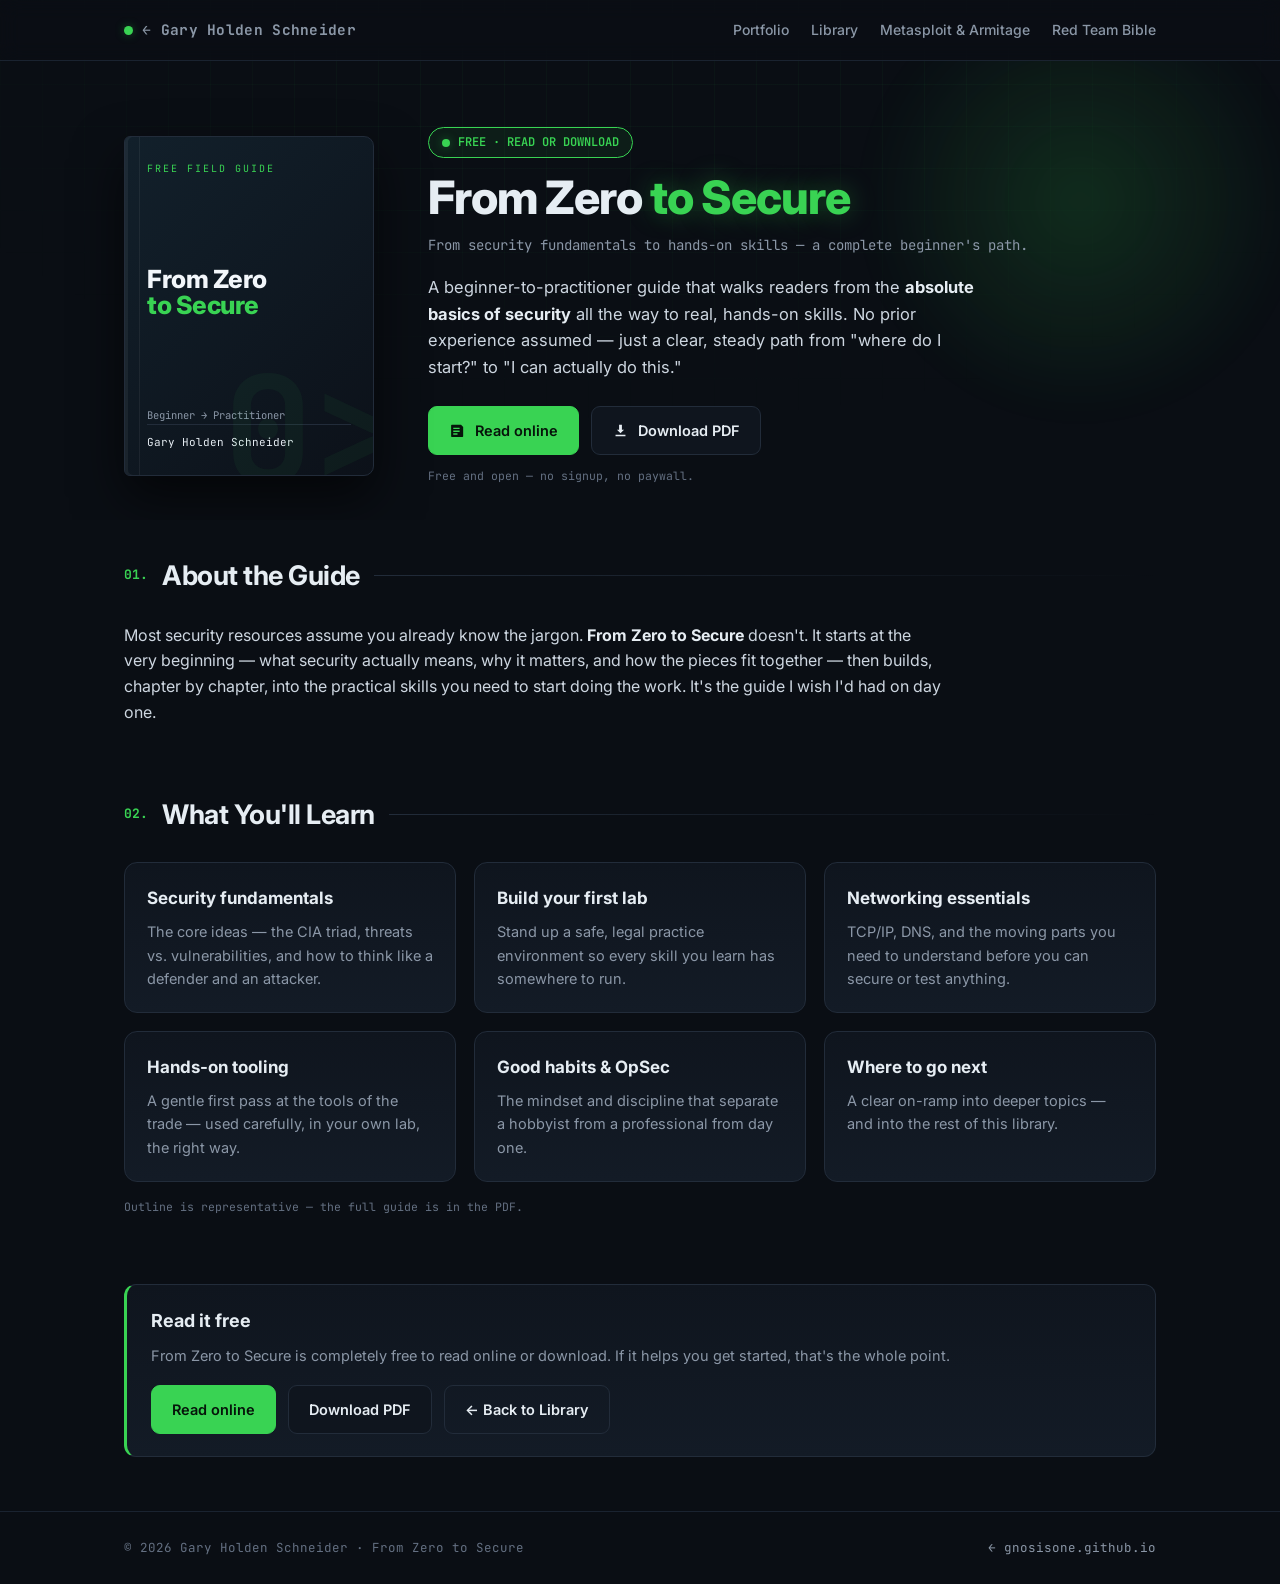
<file: from-zero-to-secure.html>
<!DOCTYPE html>
<html lang="en">
<head>
<meta charset="UTF-8">
<meta name="viewport" content="width=device-width, initial-scale=1.0">
<title>From Zero to Secure — Gary Holden Schneider</title>
<meta name="description" content="From Zero to Secure — a free beginner-to-practitioner security guide by Gary Holden Schneider. Read online or download.">
<link rel="preconnect" href="https://fonts.googleapis.com">
<link rel="preconnect" href="https://fonts.gstatic.com" crossorigin>
<link href="https://fonts.googleapis.com/css2?family=JetBrains+Mono:wght@400;500;700&family=Inter:wght@400;500;600;700;800&display=swap" rel="stylesheet">
<link rel="stylesheet" href="books.css">
</head>
<body>

<nav>
  <div class="wrap">
    <a href="index.html" class="brand"><span class="dot"></span><span class="back">← Gary Holden Schneider</span></a>
    <div class="navlinks">
      <a href="index.html">Portfolio</a>
      <a href="index.html#library">Library</a>
      <a href="metasploit-armitage-red-team.html">Metasploit &amp; Armitage</a>
      <a href="metasploit-red-team-bible.html">Red Team Bible</a>
    </div>
  </div>
</nav>

<header class="book">
  <div class="wrap bookhero">
    <div class="cover reveal">
      <div class="series">Free Field Guide</div>
      <div class="ct">From Zero<br><span class="g">to Secure</span></div>
      <div class="glyph">0&gt;</div>
      <div>
        <div class="cmeta">Beginner → Practitioner</div>
        <div class="author">Gary Holden Schneider</div>
      </div>
    </div>
    <div class="info">
      <div class="status free reveal"><span class="pulse"></span>FREE · READ OR DOWNLOAD</div>
      <h1 class="title reveal">From Zero <span class="g">to Secure</span></h1>
      <div class="subtitle reveal">From security fundamentals to hands-on skills — a complete beginner's path.</div>
      <p class="blurb reveal">A beginner-to-practitioner guide that walks readers from the <b style="color:var(--text)">absolute basics of security</b> all the way to real, hands-on skills. No prior experience assumed — just a clear, steady path from "where do I start?" to "I can actually do this."</p>
      <div class="hcta reveal">
        <a class="btn primary" href="from-zero-to-secure.pdf" target="_blank" rel="noopener">
          <svg viewBox="0 0 24 24"><path d="M4 4h13l3 3v13a1 1 0 0 1-1 1H4a1 1 0 0 1-1-1V5a1 1 0 0 1 1-1zm2 4v2h9V8H6zm0 4v2h9v-2H6zm0 4v2h6v-2H6z"/></svg>
          Read online
        </a>
        <a class="btn" href="from-zero-to-secure.pdf" download>
          <svg viewBox="0 0 24 24"><path d="M12 16l-5-5h3V4h4v7h3l-5 5zm-7 2h14v2H5v-2z"/></svg>
          Download PDF
        </a>
      </div>
      <div class="note reveal">Free and open — no signup, no paywall.</div>
    </div>
  </div>
</header>

<section id="about">
  <div class="wrap">
    <div class="sec-head reveal"><span class="num mono">01.</span><h2>About the Guide</h2><span class="rule"></span></div>
    <p class="lead reveal">Most security resources assume you already know the jargon. <b>From Zero to Secure</b> doesn't. It starts at the very beginning — what security actually means, why it matters, and how the pieces fit together — then builds, chapter by chapter, into the practical skills you need to start doing the work. It's the guide I wish I'd had on day one.</p>
  </div>
</section>

<section id="inside">
  <div class="wrap">
    <div class="sec-head reveal"><span class="num mono">02.</span><h2>What You'll Learn</h2><span class="rule"></span></div>
    <div class="grid c3">
      <div class="card reveal"><h3>Security fundamentals</h3><p>The core ideas — the CIA triad, threats vs. vulnerabilities, and how to think like a defender and an attacker.</p></div>
      <div class="card reveal"><h3>Build your first lab</h3><p>Stand up a safe, legal practice environment so every skill you learn has somewhere to run.</p></div>
      <div class="card reveal"><h3>Networking essentials</h3><p>TCP/IP, DNS, and the moving parts you need to understand before you can secure or test anything.</p></div>
      <div class="card reveal"><h3>Hands-on tooling</h3><p>A gentle first pass at the tools of the trade — used carefully, in your own lab, the right way.</p></div>
      <div class="card reveal"><h3>Good habits &amp; OpSec</h3><p>The mindset and discipline that separate a hobbyist from a professional from day one.</p></div>
      <div class="card reveal"><h3>Where to go next</h3><p>A clear on-ramp into deeper topics — and into the rest of this library.</p></div>
    </div>
    <p class="note reveal" style="margin-top:16px">Outline is representative — the full guide is in the PDF.</p>
  </div>
</section>

<section id="get">
  <div class="wrap">
    <div class="callout free reveal">
      <h3>Read it free</h3>
      <p>From Zero to Secure is completely free to read online or download. If it helps you get started, that's the whole point.</p>
      <div class="hcta">
        <a class="btn primary" href="from-zero-to-secure.pdf" target="_blank" rel="noopener">Read online</a>
        <a class="btn" href="from-zero-to-secure.pdf" download>Download PDF</a>
        <a class="btn ghost" href="index.html#library">← Back to Library</a>
      </div>
    </div>
  </div>
</section>

<footer>
  <div class="wrap">
    <span class="mono">© 2026 Gary Holden Schneider · From Zero to Secure</span>
    <a class="home" href="index.html">← gnosisone.github.io</a>
  </div>
</footer>

<script>
  (function(){var io=new IntersectionObserver(function(es){es.forEach(function(e){if(e.isIntersecting){e.target.classList.add('in');io.unobserve(e.target);}});},{threshold:.12});
  document.querySelectorAll('.reveal').forEach(function(n){io.observe(n);});})();
</script>
</body>
</html>
</file>
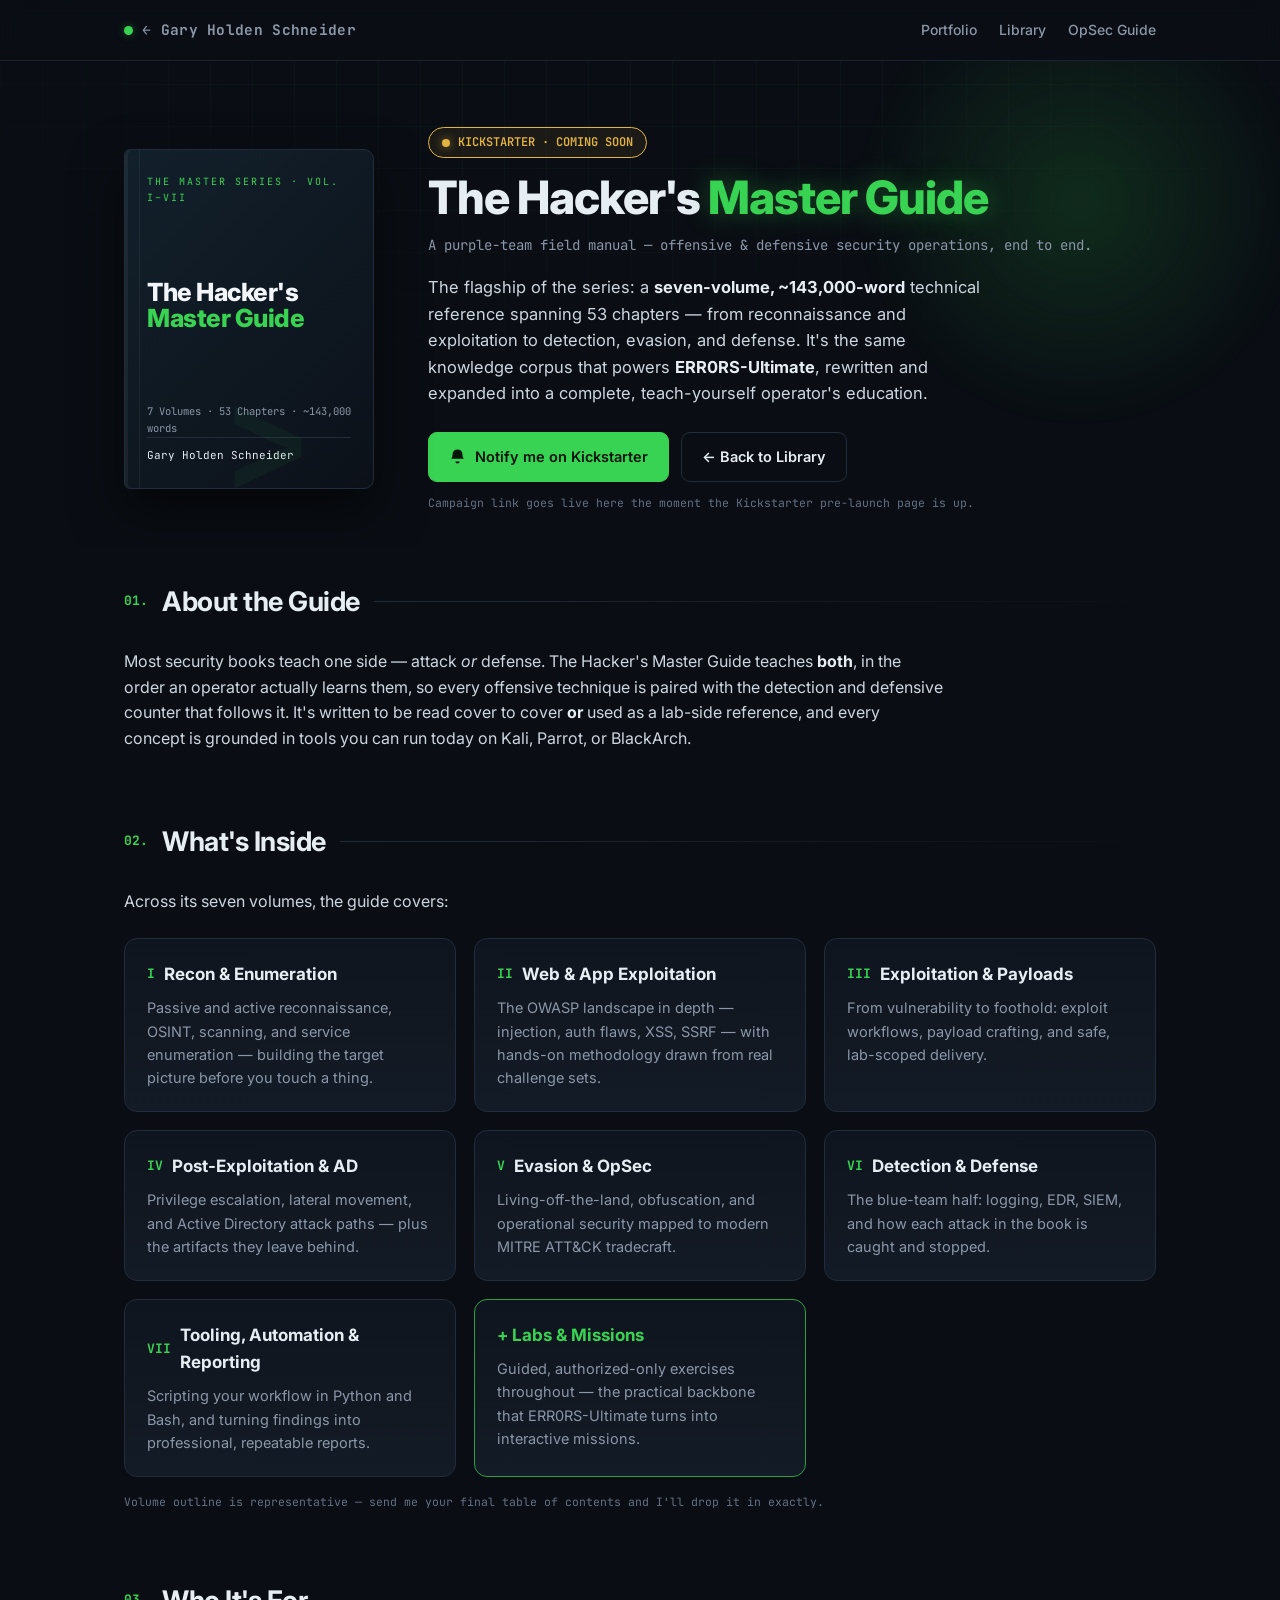
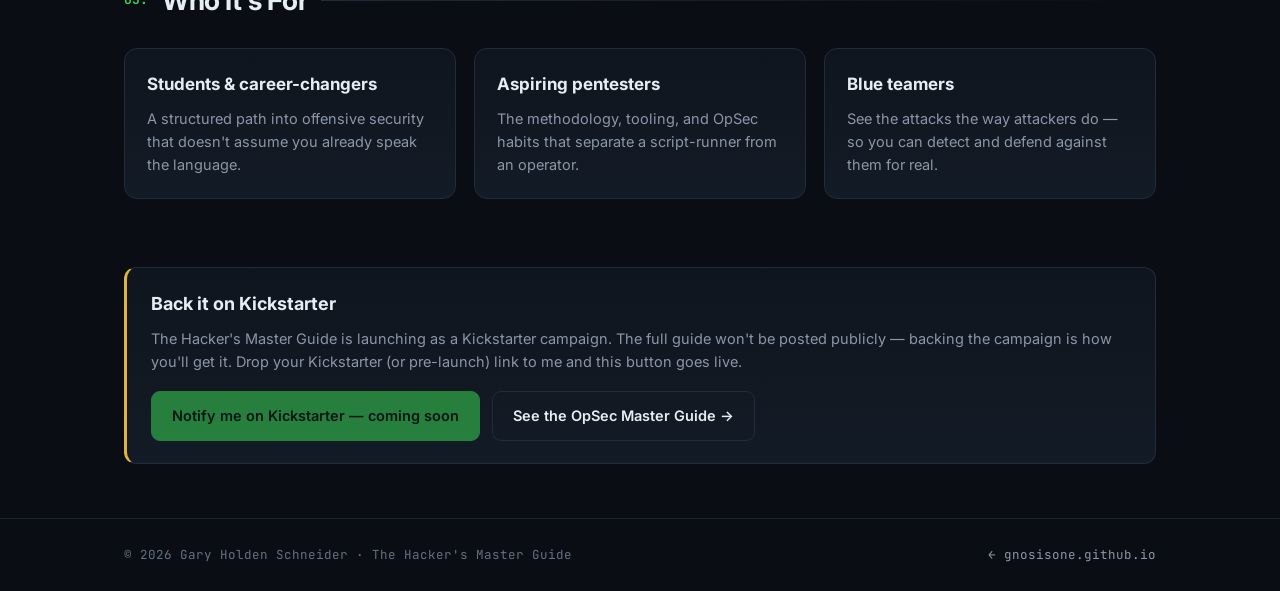
<file: hackers-master-guide.html>
<!DOCTYPE html>
<html lang="en">
<head>
<meta charset="UTF-8">
<meta name="viewport" content="width=device-width, initial-scale=1.0">
<title>The Hacker's Master Guide — Gary Holden Schneider</title>
<meta name="description" content="The Hacker's Master Guide — a 7-volume, 143,000-word purple-team security field manual by Gary Holden Schneider. Coming to Kickstarter.">
<link rel="preconnect" href="https://fonts.googleapis.com">
<link rel="preconnect" href="https://fonts.gstatic.com" crossorigin>
<link href="https://fonts.googleapis.com/css2?family=JetBrains+Mono:wght@400;500;700&family=Inter:wght@400;500;600;700;800&display=swap" rel="stylesheet">
<link rel="stylesheet" href="books.css">
</head>
<body>

<nav>
  <div class="wrap">
    <a href="index.html" class="brand"><span class="dot"></span><span class="back">← Gary Holden Schneider</span></a>
    <div class="navlinks">
      <a href="index.html">Portfolio</a>
      <a href="index.html#library">Library</a>
      <a href="opsec-master-guide.html">OpSec Guide</a>
    </div>
  </div>
</nav>

<header class="book">
  <div class="wrap bookhero">
    <div class="cover reveal">
      <div class="series">The Master Series · Vol. I–VII</div>
      <div class="ct">The Hacker's<br><span class="g">Master Guide</span></div>
      <div class="glyph">&gt;_</div>
      <div>
        <div class="cmeta">7 Volumes · 53 Chapters · ~143,000 words</div>
        <div class="author">Gary Holden Schneider</div>
      </div>
    </div>
    <div class="info">
      <div class="status reveal"><span class="pulse"></span>KICKSTARTER · COMING SOON</div>
      <h1 class="title reveal">The Hacker's <span class="g">Master Guide</span></h1>
      <div class="subtitle reveal">A purple-team field manual — offensive &amp; defensive security operations, end to end.</div>
      <p class="blurb reveal">The flagship of the series: a <b style="color:var(--text)">seven-volume, ~143,000-word</b> technical reference spanning 53 chapters — from reconnaissance and exploitation to detection, evasion, and defense. It's the same knowledge corpus that powers <b style="color:var(--text)">ERR0RS-Ultimate</b>, rewritten and expanded into a complete, teach-yourself operator's education.</p>
      <div class="hcta reveal">
        <a class="btn primary" href="#notify" id="ksBtn">
          <svg viewBox="0 0 24 24"><path d="M12 2a7 7 0 0 0-7 7c0 3 -1 5 -2 6h18c-1-1-2-3-2-6a7 7 0 0 0-7-7zm0 20a3 3 0 0 0 3-3H9a3 3 0 0 0 3 3z"/></svg>
          Notify me on Kickstarter
        </a>
        <a class="btn ghost" href="index.html#library">← Back to Library</a>
      </div>
      <div class="note reveal">Campaign link goes live here the moment the Kickstarter pre-launch page is up.</div>
    </div>
  </div>
</header>

<section id="about">
  <div class="wrap">
    <div class="sec-head reveal"><span class="num mono">01.</span><h2>About the Guide</h2><span class="rule"></span></div>
    <p class="lead reveal">Most security books teach one side — attack <i>or</i> defense. The Hacker's Master Guide teaches <b>both</b>, in the order an operator actually learns them, so every offensive technique is paired with the detection and defensive counter that follows it. It's written to be read cover to cover <b>or</b> used as a lab-side reference, and every concept is grounded in tools you can run today on Kali, Parrot, or BlackArch.</p>
  </div>
</section>

<section id="inside">
  <div class="wrap">
    <div class="sec-head reveal"><span class="num mono">02.</span><h2>What's Inside</h2><span class="rule"></span></div>
    <p class="lead reveal" style="margin-bottom:24px">Across its seven volumes, the guide covers:</p>
    <div class="grid c3">
      <div class="card reveal"><h3><span class="n mono">I</span>Recon &amp; Enumeration</h3><p>Passive and active reconnaissance, OSINT, scanning, and service enumeration — building the target picture before you touch a thing.</p></div>
      <div class="card reveal"><h3><span class="n mono">II</span>Web &amp; App Exploitation</h3><p>The OWASP landscape in depth — injection, auth flaws, XSS, SSRF — with hands-on methodology drawn from real challenge sets.</p></div>
      <div class="card reveal"><h3><span class="n mono">III</span>Exploitation &amp; Payloads</h3><p>From vulnerability to foothold: exploit workflows, payload crafting, and safe, lab-scoped delivery.</p></div>
      <div class="card reveal"><h3><span class="n mono">IV</span>Post-Exploitation &amp; AD</h3><p>Privilege escalation, lateral movement, and Active Directory attack paths — plus the artifacts they leave behind.</p></div>
      <div class="card reveal"><h3><span class="n mono">V</span>Evasion &amp; OpSec</h3><p>Living-off-the-land, obfuscation, and operational security mapped to modern MITRE ATT&amp;CK tradecraft.</p></div>
      <div class="card reveal"><h3><span class="n mono">VI</span>Detection &amp; Defense</h3><p>The blue-team half: logging, EDR, SIEM, and how each attack in the book is caught and stopped.</p></div>
      <div class="card reveal"><h3><span class="n mono">VII</span>Tooling, Automation &amp; Reporting</h3><p>Scripting your workflow in Python and Bash, and turning findings into professional, repeatable reports.</p></div>
      <div class="card reveal" style="border-color:var(--green-dim)"><h3 style="color:var(--green)">+ Labs &amp; Missions</h3><p>Guided, authorized-only exercises throughout — the practical backbone that ERR0RS-Ultimate turns into interactive missions.</p></div>
    </div>
    <p class="note reveal" style="margin-top:16px">Volume outline is representative — send me your final table of contents and I'll drop it in exactly.</p>
  </div>
</section>

<section id="who">
  <div class="wrap">
    <div class="sec-head reveal"><span class="num mono">03.</span><h2>Who It's For</h2><span class="rule"></span></div>
    <div class="grid c3">
      <div class="card reveal"><h3>Students &amp; career-changers</h3><p>A structured path into offensive security that doesn't assume you already speak the language.</p></div>
      <div class="card reveal"><h3>Aspiring pentesters</h3><p>The methodology, tooling, and OpSec habits that separate a script-runner from an operator.</p></div>
      <div class="card reveal"><h3>Blue teamers</h3><p>See the attacks the way attackers do — so you can detect and defend against them for real.</p></div>
    </div>
  </div>
</section>

<section id="notify">
  <div class="wrap">
    <div class="callout reveal">
      <h3>Back it on Kickstarter</h3>
      <p>The Hacker's Master Guide is launching as a Kickstarter campaign. The full guide won't be posted publicly — backing the campaign is how you'll get it. Drop your Kickstarter (or pre-launch) link to me and this button goes live.</p>
      <div class="hcta">
        <a class="btn primary" href="#" aria-disabled="true">Notify me on Kickstarter — coming soon</a>
        <a class="btn ghost" href="opsec-master-guide.html">See the OpSec Master Guide →</a>
      </div>
    </div>
  </div>
</section>

<footer>
  <div class="wrap">
    <span class="mono">© 2026 Gary Holden Schneider · The Hacker's Master Guide</span>
    <a class="home" href="index.html">← gnosisone.github.io</a>
  </div>
</footer>

<script>
  (function(){var io=new IntersectionObserver(function(es){es.forEach(function(e){if(e.isIntersecting){e.target.classList.add('in');io.unobserve(e.target);}});},{threshold:.12});
  document.querySelectorAll('.reveal').forEach(function(n){io.observe(n);});})();
</script>
</body>
</html>
</file>
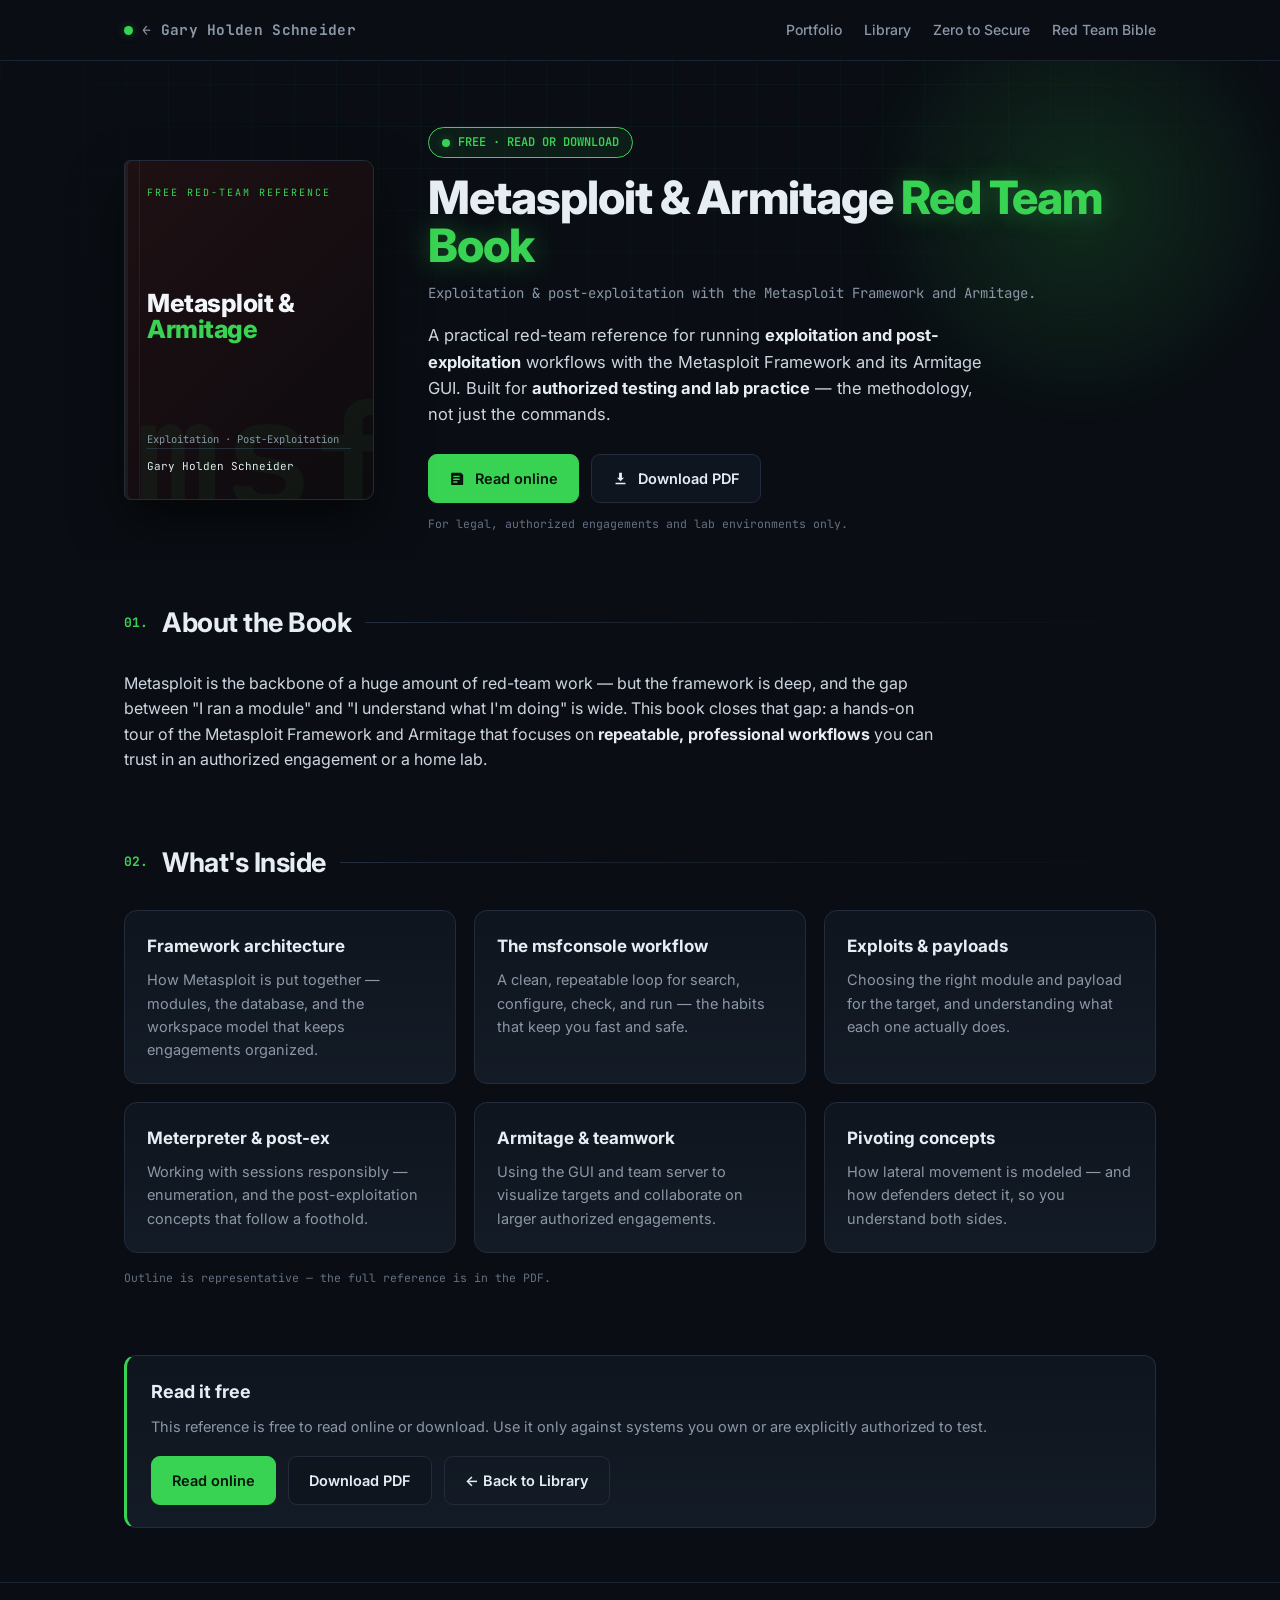
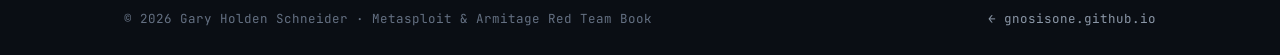
<file: metasploit-armitage-red-team.html>
<!DOCTYPE html>
<html lang="en">
<head>
<meta charset="UTF-8">
<meta name="viewport" content="width=device-width, initial-scale=1.0">
<title>Metasploit &amp; Armitage Red Team Book — Gary Holden Schneider</title>
<meta name="description" content="Metasploit & Armitage Red Team Book — a free practical red-team reference by Gary Holden Schneider. Read online or download.">
<link rel="preconnect" href="https://fonts.googleapis.com">
<link rel="preconnect" href="https://fonts.gstatic.com" crossorigin>
<link href="https://fonts.googleapis.com/css2?family=JetBrains+Mono:wght@400;500;700&family=Inter:wght@400;500;600;700;800&display=swap" rel="stylesheet">
<link rel="stylesheet" href="books.css">
</head>
<body>

<nav>
  <div class="wrap">
    <a href="index.html" class="brand"><span class="dot"></span><span class="back">← Gary Holden Schneider</span></a>
    <div class="navlinks">
      <a href="index.html">Portfolio</a>
      <a href="index.html#library">Library</a>
      <a href="from-zero-to-secure.html">Zero to Secure</a>
      <a href="metasploit-red-team-bible.html">Red Team Bible</a>
    </div>
  </div>
</nav>

<header class="book">
  <div class="wrap bookhero">
    <div class="cover reveal" style="background:linear-gradient(135deg,#1e1013,#0d0b0f)">
      <div class="series">Free Red-Team Reference</div>
      <div class="ct">Metasploit &amp;<br><span class="g">Armitage</span></div>
      <div class="glyph">msf</div>
      <div>
        <div class="cmeta">Exploitation · Post-Exploitation</div>
        <div class="author">Gary Holden Schneider</div>
      </div>
    </div>
    <div class="info">
      <div class="status free reveal"><span class="pulse"></span>FREE · READ OR DOWNLOAD</div>
      <h1 class="title reveal">Metasploit &amp; Armitage <span class="g">Red Team Book</span></h1>
      <div class="subtitle reveal">Exploitation &amp; post-exploitation with the Metasploit Framework and Armitage.</div>
      <p class="blurb reveal">A practical red-team reference for running <b style="color:var(--text)">exploitation and post-exploitation</b> workflows with the Metasploit Framework and its Armitage GUI. Built for <b style="color:var(--text)">authorized testing and lab practice</b> — the methodology, not just the commands.</p>
      <div class="hcta reveal">
        <a class="btn primary" href="metasploit-armitage-red-team.pdf" target="_blank" rel="noopener">
          <svg viewBox="0 0 24 24"><path d="M4 4h13l3 3v13a1 1 0 0 1-1 1H4a1 1 0 0 1-1-1V5a1 1 0 0 1 1-1zm2 4v2h9V8H6zm0 4v2h9v-2H6zm0 4v2h6v-2H6z"/></svg>
          Read online
        </a>
        <a class="btn" href="metasploit-armitage-red-team.pdf" download>
          <svg viewBox="0 0 24 24"><path d="M12 16l-5-5h3V4h4v7h3l-5 5zm-7 2h14v2H5v-2z"/></svg>
          Download PDF
        </a>
      </div>
      <div class="note reveal">For legal, authorized engagements and lab environments only.</div>
    </div>
  </div>
</header>

<section id="about">
  <div class="wrap">
    <div class="sec-head reveal"><span class="num mono">01.</span><h2>About the Book</h2><span class="rule"></span></div>
    <p class="lead reveal">Metasploit is the backbone of a huge amount of red-team work — but the framework is deep, and the gap between "I ran a module" and "I understand what I'm doing" is wide. This book closes that gap: a hands-on tour of the Metasploit Framework and Armitage that focuses on <b>repeatable, professional workflows</b> you can trust in an authorized engagement or a home lab.</p>
  </div>
</section>

<section id="inside">
  <div class="wrap">
    <div class="sec-head reveal"><span class="num mono">02.</span><h2>What's Inside</h2><span class="rule"></span></div>
    <div class="grid c3">
      <div class="card reveal"><h3>Framework architecture</h3><p>How Metasploit is put together — modules, the database, and the workspace model that keeps engagements organized.</p></div>
      <div class="card reveal"><h3>The msfconsole workflow</h3><p>A clean, repeatable loop for search, configure, check, and run — the habits that keep you fast and safe.</p></div>
      <div class="card reveal"><h3>Exploits &amp; payloads</h3><p>Choosing the right module and payload for the target, and understanding what each one actually does.</p></div>
      <div class="card reveal"><h3>Meterpreter &amp; post-ex</h3><p>Working with sessions responsibly — enumeration, and the post-exploitation concepts that follow a foothold.</p></div>
      <div class="card reveal"><h3>Armitage &amp; teamwork</h3><p>Using the GUI and team server to visualize targets and collaborate on larger authorized engagements.</p></div>
      <div class="card reveal"><h3>Pivoting concepts</h3><p>How lateral movement is modeled — and how defenders detect it, so you understand both sides.</p></div>
    </div>
    <p class="note reveal" style="margin-top:16px">Outline is representative — the full reference is in the PDF.</p>
  </div>
</section>

<section id="get">
  <div class="wrap">
    <div class="callout free reveal">
      <h3>Read it free</h3>
      <p>This reference is free to read online or download. Use it only against systems you own or are explicitly authorized to test.</p>
      <div class="hcta">
        <a class="btn primary" href="metasploit-armitage-red-team.pdf" target="_blank" rel="noopener">Read online</a>
        <a class="btn" href="metasploit-armitage-red-team.pdf" download>Download PDF</a>
        <a class="btn ghost" href="index.html#library">← Back to Library</a>
      </div>
    </div>
  </div>
</section>

<footer>
  <div class="wrap">
    <span class="mono">© 2026 Gary Holden Schneider · Metasploit &amp; Armitage Red Team Book</span>
    <a class="home" href="index.html">← gnosisone.github.io</a>
  </div>
</footer>

<script>
  (function(){var io=new IntersectionObserver(function(es){es.forEach(function(e){if(e.isIntersecting){e.target.classList.add('in');io.unobserve(e.target);}});},{threshold:.12});
  document.querySelectorAll('.reveal').forEach(function(n){io.observe(n);});})();
</script>
</body>
</html>
</file>
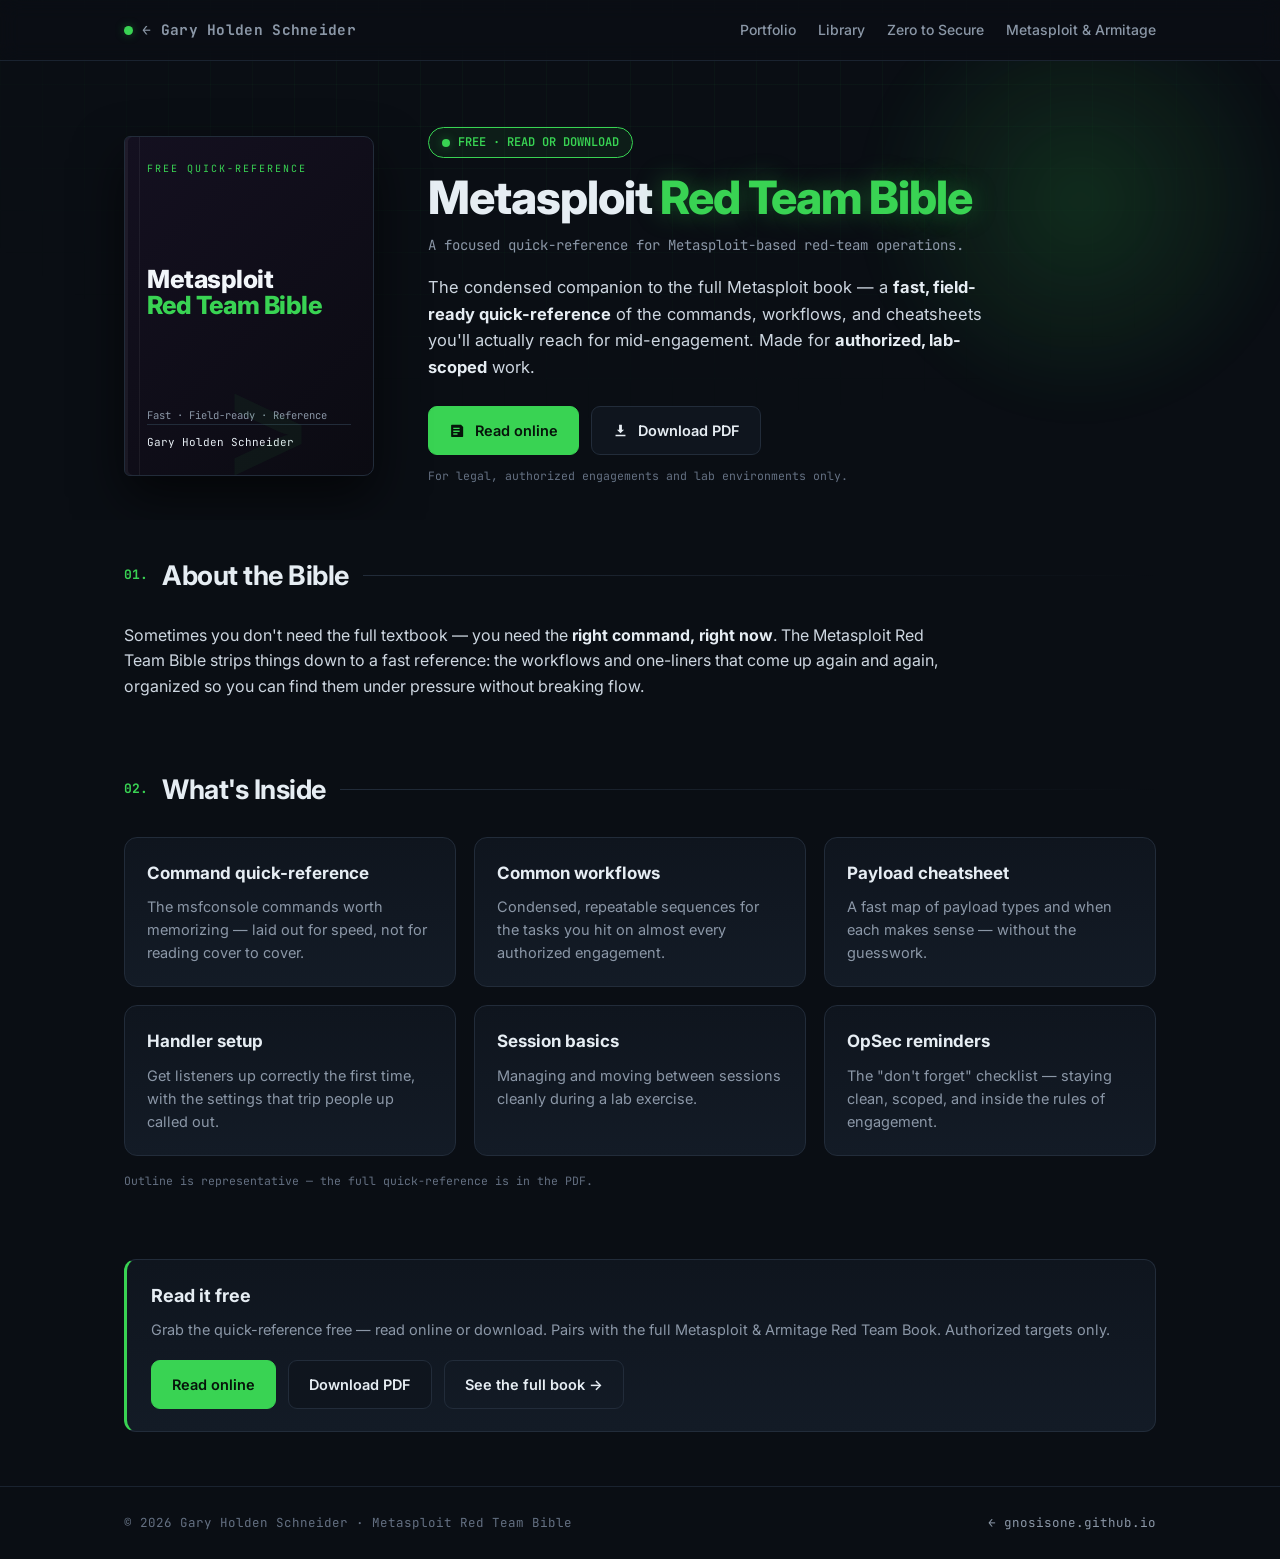
<file: metasploit-red-team-bible.html>
<!DOCTYPE html>
<html lang="en">
<head>
<meta charset="UTF-8">
<meta name="viewport" content="width=device-width, initial-scale=1.0">
<title>Metasploit Red Team Bible — Gary Holden Schneider</title>
<meta name="description" content="Metasploit Red Team Bible — a free focused quick-reference for Metasploit red-team operations by Gary Holden Schneider. Read online or download.">
<link rel="preconnect" href="https://fonts.googleapis.com">
<link rel="preconnect" href="https://fonts.gstatic.com" crossorigin>
<link href="https://fonts.googleapis.com/css2?family=JetBrains+Mono:wght@400;500;700&family=Inter:wght@400;500;600;700;800&display=swap" rel="stylesheet">
<link rel="stylesheet" href="books.css">
</head>
<body>

<nav>
  <div class="wrap">
    <a href="index.html" class="brand"><span class="dot"></span><span class="back">← Gary Holden Schneider</span></a>
    <div class="navlinks">
      <a href="index.html">Portfolio</a>
      <a href="index.html#library">Library</a>
      <a href="from-zero-to-secure.html">Zero to Secure</a>
      <a href="metasploit-armitage-red-team.html">Metasploit &amp; Armitage</a>
    </div>
  </div>
</nav>

<header class="book">
  <div class="wrap bookhero">
    <div class="cover reveal" style="background:linear-gradient(135deg,#141020,#0b0b12)">
      <div class="series">Free Quick-Reference</div>
      <div class="ct">Metasploit<br><span class="g">Red Team Bible</span></div>
      <div class="glyph">&gt;_</div>
      <div>
        <div class="cmeta">Fast · Field-ready · Reference</div>
        <div class="author">Gary Holden Schneider</div>
      </div>
    </div>
    <div class="info">
      <div class="status free reveal"><span class="pulse"></span>FREE · READ OR DOWNLOAD</div>
      <h1 class="title reveal">Metasploit <span class="g">Red Team Bible</span></h1>
      <div class="subtitle reveal">A focused quick-reference for Metasploit-based red-team operations.</div>
      <p class="blurb reveal">The condensed companion to the full Metasploit book — a <b style="color:var(--text)">fast, field-ready quick-reference</b> of the commands, workflows, and cheatsheets you'll actually reach for mid-engagement. Made for <b style="color:var(--text)">authorized, lab-scoped</b> work.</p>
      <div class="hcta reveal">
        <a class="btn primary" href="metasploit-red-team-bible.pdf" target="_blank" rel="noopener">
          <svg viewBox="0 0 24 24"><path d="M4 4h13l3 3v13a1 1 0 0 1-1 1H4a1 1 0 0 1-1-1V5a1 1 0 0 1 1-1zm2 4v2h9V8H6zm0 4v2h9v-2H6zm0 4v2h6v-2H6z"/></svg>
          Read online
        </a>
        <a class="btn" href="metasploit-red-team-bible.pdf" download>
          <svg viewBox="0 0 24 24"><path d="M12 16l-5-5h3V4h4v7h3l-5 5zm-7 2h14v2H5v-2z"/></svg>
          Download PDF
        </a>
      </div>
      <div class="note reveal">For legal, authorized engagements and lab environments only.</div>
    </div>
  </div>
</header>

<section id="about">
  <div class="wrap">
    <div class="sec-head reveal"><span class="num mono">01.</span><h2>About the Bible</h2><span class="rule"></span></div>
    <p class="lead reveal">Sometimes you don't need the full textbook — you need the <b>right command, right now</b>. The Metasploit Red Team Bible strips things down to a fast reference: the workflows and one-liners that come up again and again, organized so you can find them under pressure without breaking flow.</p>
  </div>
</section>

<section id="inside">
  <div class="wrap">
    <div class="sec-head reveal"><span class="num mono">02.</span><h2>What's Inside</h2><span class="rule"></span></div>
    <div class="grid c3">
      <div class="card reveal"><h3>Command quick-reference</h3><p>The msfconsole commands worth memorizing — laid out for speed, not for reading cover to cover.</p></div>
      <div class="card reveal"><h3>Common workflows</h3><p>Condensed, repeatable sequences for the tasks you hit on almost every authorized engagement.</p></div>
      <div class="card reveal"><h3>Payload cheatsheet</h3><p>A fast map of payload types and when each makes sense — without the guesswork.</p></div>
      <div class="card reveal"><h3>Handler setup</h3><p>Get listeners up correctly the first time, with the settings that trip people up called out.</p></div>
      <div class="card reveal"><h3>Session basics</h3><p>Managing and moving between sessions cleanly during a lab exercise.</p></div>
      <div class="card reveal"><h3>OpSec reminders</h3><p>The "don't forget" checklist — staying clean, scoped, and inside the rules of engagement.</p></div>
    </div>
    <p class="note reveal" style="margin-top:16px">Outline is representative — the full quick-reference is in the PDF.</p>
  </div>
</section>

<section id="get">
  <div class="wrap">
    <div class="callout free reveal">
      <h3>Read it free</h3>
      <p>Grab the quick-reference free — read online or download. Pairs with the full Metasploit &amp; Armitage Red Team Book. Authorized targets only.</p>
      <div class="hcta">
        <a class="btn primary" href="metasploit-red-team-bible.pdf" target="_blank" rel="noopener">Read online</a>
        <a class="btn" href="metasploit-red-team-bible.pdf" download>Download PDF</a>
        <a class="btn ghost" href="metasploit-armitage-red-team.html">See the full book →</a>
      </div>
    </div>
  </div>
</section>

<footer>
  <div class="wrap">
    <span class="mono">© 2026 Gary Holden Schneider · Metasploit Red Team Bible</span>
    <a class="home" href="index.html">← gnosisone.github.io</a>
  </div>
</footer>

<script>
  (function(){var io=new IntersectionObserver(function(es){es.forEach(function(e){if(e.isIntersecting){e.target.classList.add('in');io.unobserve(e.target);}});},{threshold:.12});
  document.querySelectorAll('.reveal').forEach(function(n){io.observe(n);});})();
</script>
</body>
</html>
</file>
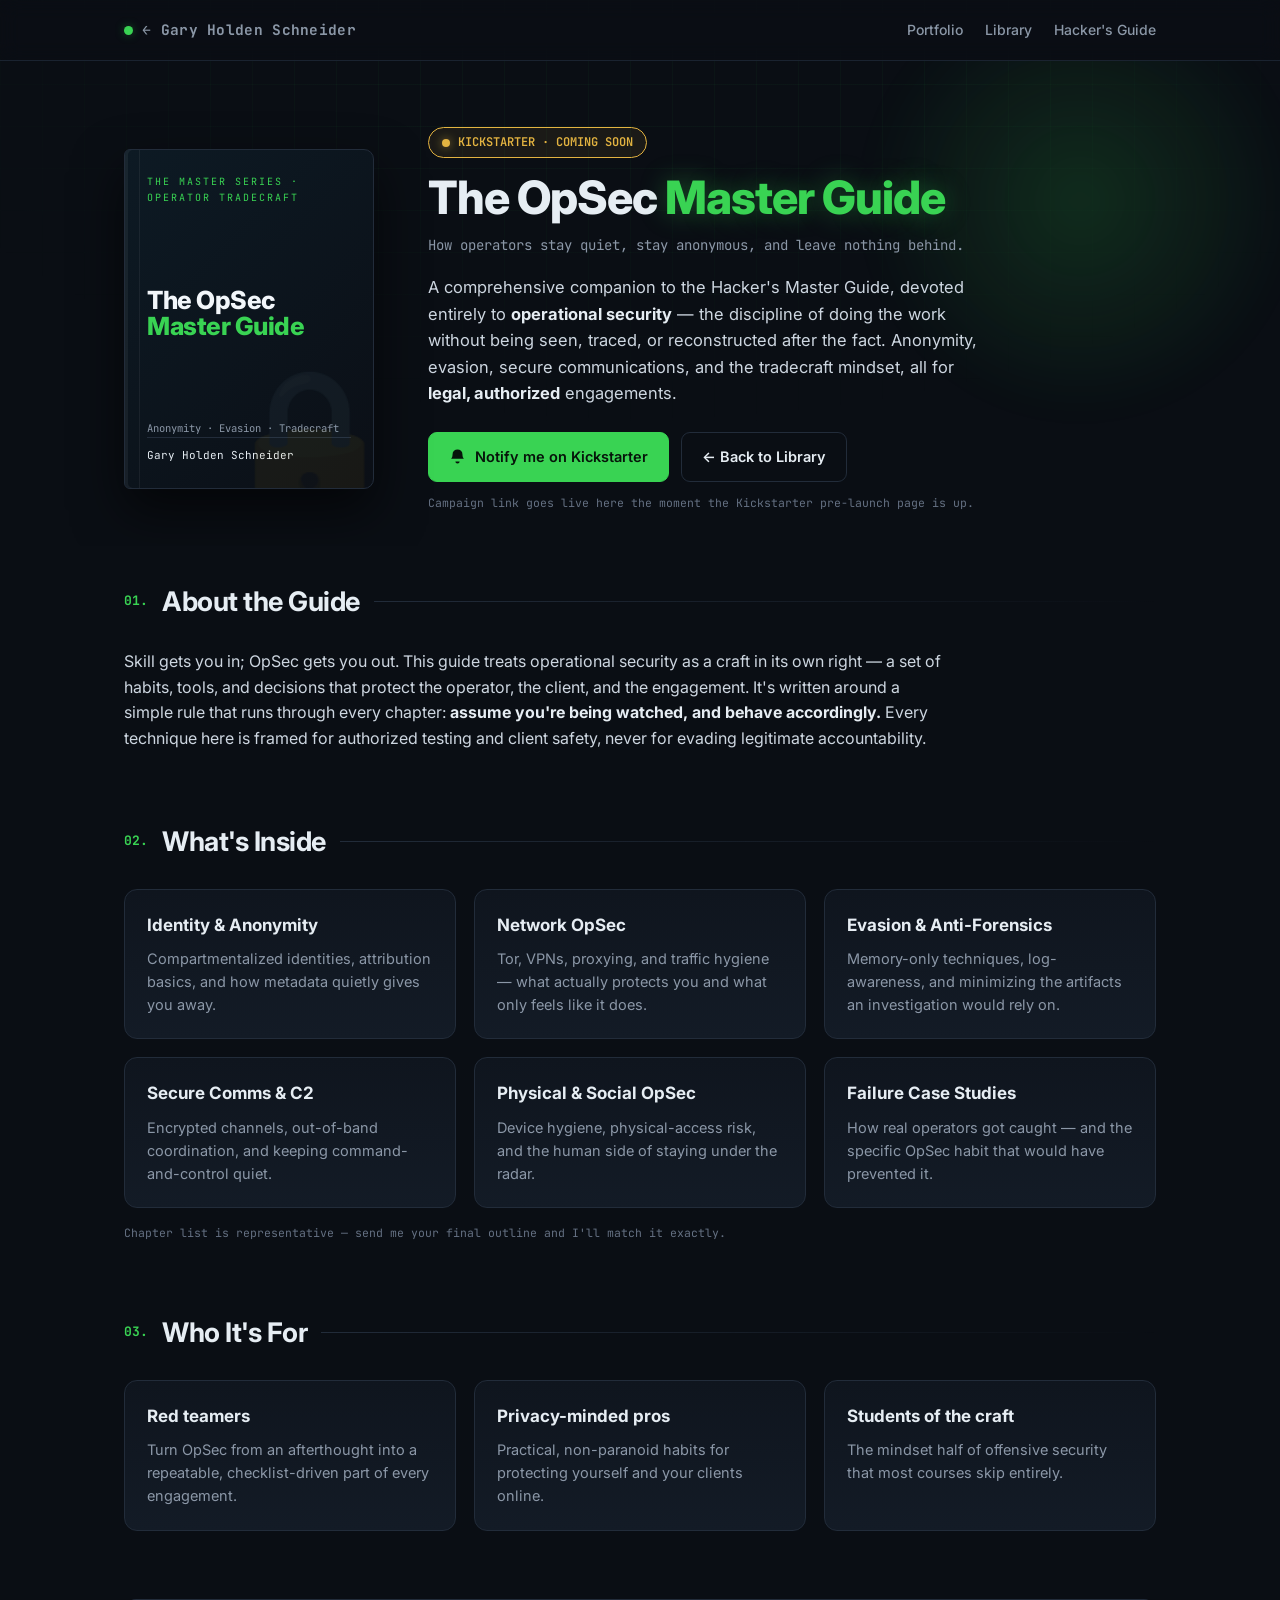
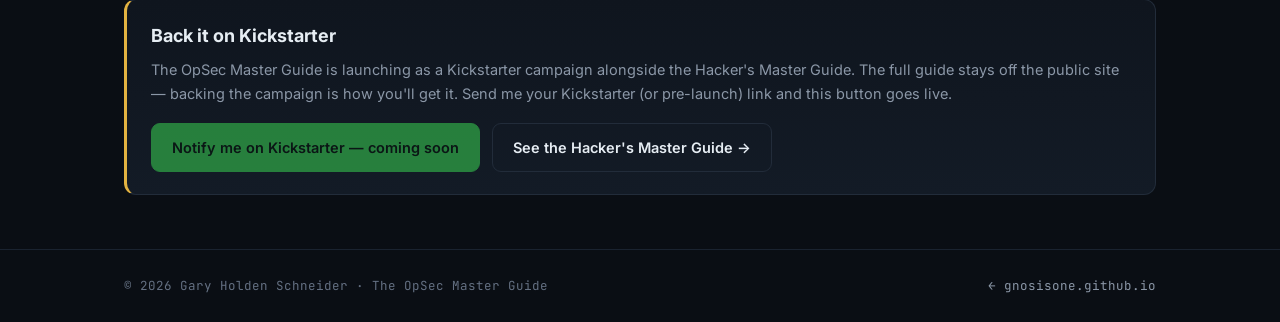
<file: opsec-master-guide.html>
<!DOCTYPE html>
<html lang="en">
<head>
<meta charset="UTF-8">
<meta name="viewport" content="width=device-width, initial-scale=1.0">
<title>The OpSec Master Guide — Gary Holden Schneider</title>
<meta name="description" content="The OpSec Master Guide — operational security, anonymity, evasion, and operator tradecraft by Gary Holden Schneider. Coming to Kickstarter.">
<link rel="preconnect" href="https://fonts.googleapis.com">
<link rel="preconnect" href="https://fonts.gstatic.com" crossorigin>
<link href="https://fonts.googleapis.com/css2?family=JetBrains+Mono:wght@400;500;700&family=Inter:wght@400;500;600;700;800&display=swap" rel="stylesheet">
<link rel="stylesheet" href="books.css">
</head>
<body>

<nav>
  <div class="wrap">
    <a href="index.html" class="brand"><span class="dot"></span><span class="back">← Gary Holden Schneider</span></a>
    <div class="navlinks">
      <a href="index.html">Portfolio</a>
      <a href="index.html#library">Library</a>
      <a href="hackers-master-guide.html">Hacker's Guide</a>
    </div>
  </div>
</nav>

<header class="book">
  <div class="wrap bookhero">
    <div class="cover reveal" style="background:linear-gradient(135deg,#0d1a24,#0b0f16)">
      <div class="series">The Master Series · Operator Tradecraft</div>
      <div class="ct">The OpSec<br><span class="g">Master Guide</span></div>
      <div class="glyph">🔒</div>
      <div>
        <div class="cmeta">Anonymity · Evasion · Tradecraft</div>
        <div class="author">Gary Holden Schneider</div>
      </div>
    </div>
    <div class="info">
      <div class="status reveal"><span class="pulse"></span>KICKSTARTER · COMING SOON</div>
      <h1 class="title reveal">The OpSec <span class="g">Master Guide</span></h1>
      <div class="subtitle reveal">How operators stay quiet, stay anonymous, and leave nothing behind.</div>
      <p class="blurb reveal">A comprehensive companion to the Hacker's Master Guide, devoted entirely to <b style="color:var(--text)">operational security</b> — the discipline of doing the work without being seen, traced, or reconstructed after the fact. Anonymity, evasion, secure communications, and the tradecraft mindset, all for <b style="color:var(--text)">legal, authorized</b> engagements.</p>
      <div class="hcta reveal">
        <a class="btn primary" href="#notify">
          <svg viewBox="0 0 24 24"><path d="M12 2a7 7 0 0 0-7 7c0 3 -1 5 -2 6h18c-1-1-2-3-2-6a7 7 0 0 0-7-7zm0 20a3 3 0 0 0 3-3H9a3 3 0 0 0 3 3z"/></svg>
          Notify me on Kickstarter
        </a>
        <a class="btn ghost" href="index.html#library">← Back to Library</a>
      </div>
      <div class="note reveal">Campaign link goes live here the moment the Kickstarter pre-launch page is up.</div>
    </div>
  </div>
</header>

<section id="about">
  <div class="wrap">
    <div class="sec-head reveal"><span class="num mono">01.</span><h2>About the Guide</h2><span class="rule"></span></div>
    <p class="lead reveal">Skill gets you in; OpSec gets you out. This guide treats operational security as a craft in its own right — a set of habits, tools, and decisions that protect the operator, the client, and the engagement. It's written around a simple rule that runs through every chapter: <b>assume you're being watched, and behave accordingly.</b> Every technique here is framed for authorized testing and client safety, never for evading legitimate accountability.</p>
  </div>
</section>

<section id="inside">
  <div class="wrap">
    <div class="sec-head reveal"><span class="num mono">02.</span><h2>What's Inside</h2><span class="rule"></span></div>
    <div class="grid c3">
      <div class="card reveal"><h3>Identity &amp; Anonymity</h3><p>Compartmentalized identities, attribution basics, and how metadata quietly gives you away.</p></div>
      <div class="card reveal"><h3>Network OpSec</h3><p>Tor, VPNs, proxying, and traffic hygiene — what actually protects you and what only feels like it does.</p></div>
      <div class="card reveal"><h3>Evasion &amp; Anti-Forensics</h3><p>Memory-only techniques, log-awareness, and minimizing the artifacts an investigation would rely on.</p></div>
      <div class="card reveal"><h3>Secure Comms &amp; C2</h3><p>Encrypted channels, out-of-band coordination, and keeping command-and-control quiet.</p></div>
      <div class="card reveal"><h3>Physical &amp; Social OpSec</h3><p>Device hygiene, physical-access risk, and the human side of staying under the radar.</p></div>
      <div class="card reveal"><h3>Failure Case Studies</h3><p>How real operators got caught — and the specific OpSec habit that would have prevented it.</p></div>
    </div>
    <p class="note reveal" style="margin-top:16px">Chapter list is representative — send me your final outline and I'll match it exactly.</p>
  </div>
</section>

<section id="who">
  <div class="wrap">
    <div class="sec-head reveal"><span class="num mono">03.</span><h2>Who It's For</h2><span class="rule"></span></div>
    <div class="grid c3">
      <div class="card reveal"><h3>Red teamers</h3><p>Turn OpSec from an afterthought into a repeatable, checklist-driven part of every engagement.</p></div>
      <div class="card reveal"><h3>Privacy-minded pros</h3><p>Practical, non-paranoid habits for protecting yourself and your clients online.</p></div>
      <div class="card reveal"><h3>Students of the craft</h3><p>The mindset half of offensive security that most courses skip entirely.</p></div>
    </div>
  </div>
</section>

<section id="notify">
  <div class="wrap">
    <div class="callout reveal">
      <h3>Back it on Kickstarter</h3>
      <p>The OpSec Master Guide is launching as a Kickstarter campaign alongside the Hacker's Master Guide. The full guide stays off the public site — backing the campaign is how you'll get it. Send me your Kickstarter (or pre-launch) link and this button goes live.</p>
      <div class="hcta">
        <a class="btn primary" href="#" aria-disabled="true">Notify me on Kickstarter — coming soon</a>
        <a class="btn ghost" href="hackers-master-guide.html">See the Hacker's Master Guide →</a>
      </div>
    </div>
  </div>
</section>

<footer>
  <div class="wrap">
    <span class="mono">© 2026 Gary Holden Schneider · The OpSec Master Guide</span>
    <a class="home" href="index.html">← gnosisone.github.io</a>
  </div>
</footer>

<script>
  (function(){var io=new IntersectionObserver(function(es){es.forEach(function(e){if(e.isIntersecting){e.target.classList.add('in');io.unobserve(e.target);}});},{threshold:.12});
  document.querySelectorAll('.reveal').forEach(function(n){io.observe(n);});})();
</script>
</body>
</html>
</file>
<file: books.css>
/* Shared dark theme for Gary Holden Schneider — book / library pages
   Matches the portfolio (gnosisone.github.io) */
:root{
  --bg:#0a0e14; --bg-grid:rgba(57,211,83,.04);
  --panel:#0f151e; --panel-2:#131b26;
  --border:#222c3a; --border-soft:#1a2330;
  --text:#e6edf3; --muted:#8b97a7; --muted-2:#647082;
  --green:#39d353; --green-dim:#2ea043; --blue:#58a6ff; --cyan:#56d4dd; --amber:#e3b341;
  --glow:rgba(57,211,83,.35);
  --mono:'JetBrains Mono',ui-monospace,SFMono-Regular,Menlo,Consolas,monospace;
  --sans:'Inter',system-ui,-apple-system,Segoe UI,Roboto,Helvetica,Arial,sans-serif;
}
*{box-sizing:border-box;margin:0;padding:0}
html{scroll-behavior:smooth}
body{background:var(--bg);color:var(--text);font-family:var(--sans);line-height:1.6;-webkit-font-smoothing:antialiased;overflow-x:hidden}
body::before{content:"";position:fixed;inset:0;z-index:0;pointer-events:none;
  background-image:linear-gradient(var(--bg-grid) 1px,transparent 1px),linear-gradient(90deg,var(--bg-grid) 1px,transparent 1px);
  background-size:42px 42px;mask-image:radial-gradient(ellipse 80% 60% at 50% 0%,#000 30%,transparent 80%)}
a{color:inherit;text-decoration:none}
.wrap{max-width:1080px;margin:0 auto;padding:0 24px;position:relative;z-index:1}
.mono{font-family:var(--mono)}
.accent{color:var(--green)}

/* NAV */
nav{position:sticky;top:0;z-index:50;backdrop-filter:blur(10px);background:rgba(10,14,20,.8);border-bottom:1px solid var(--border-soft)}
nav .wrap{display:flex;align-items:center;justify-content:space-between;height:60px;gap:16px}
.brand{font-family:var(--mono);font-weight:700;letter-spacing:.3px;display:flex;align-items:center;gap:9px;font-size:14.5px}
.brand .dot{width:9px;height:9px;border-radius:50%;background:var(--green);box-shadow:0 0 10px var(--glow)}
.brand .back{color:var(--muted)}
.brand:hover .back{color:var(--green)}
.navlinks{display:flex;gap:22px;font-size:14px;font-weight:500}
.navlinks a{color:var(--muted);transition:color .2s}
.navlinks a:hover,.navlinks a.active{color:var(--green)}
@media(max-width:640px){.navlinks{gap:15px;font-size:13px}}

/* BUTTONS */
.btn{display:inline-flex;align-items:center;gap:9px;font-weight:600;font-size:14.5px;padding:12px 20px;border-radius:9px;border:1px solid var(--border);background:var(--panel);color:var(--text);transition:all .2s;cursor:pointer}
.btn:hover{border-color:var(--green);transform:translateY(-2px);box-shadow:0 8px 22px rgba(0,0,0,.4)}
.btn.primary{background:var(--green);color:#06140a;border-color:var(--green)}
.btn.primary:hover{background:#48e063;box-shadow:0 8px 26px var(--glow)}
.btn.ghost{background:transparent}
.btn svg{width:17px;height:17px;fill:currentColor}
.btn[aria-disabled="true"]{opacity:.55;cursor:not-allowed;pointer-events:none}

/* HERO */
header.book{position:relative;padding:66px 0 34px;overflow:hidden}
header.book::after{content:"";position:absolute;top:-120px;right:-60px;width:520px;height:520px;z-index:0;
  background:radial-gradient(circle,var(--glow) 0%,transparent 60%);opacity:.45;filter:blur(20px)}
.bookhero{display:grid;grid-template-columns:260px 1fr;gap:44px;align-items:center}
@media(max-width:760px){.bookhero{grid-template-columns:1fr;gap:30px;justify-items:center;text-align:center}}

/* CSS BOOK COVER */
.cover{width:250px;height:340px;border-radius:6px 10px 10px 6px;position:relative;overflow:hidden;
  background:linear-gradient(135deg,#12202b,#0c1119);border:1px solid var(--border);
  box-shadow:0 22px 50px rgba(0,0,0,.6),inset 3px 0 0 rgba(255,255,255,.05);
  display:flex;flex-direction:column;justify-content:space-between;padding:24px 22px}
.cover::before{content:"";position:absolute;left:14px;top:0;bottom:0;width:1px;background:rgba(255,255,255,.06)}
.cover .series{font-family:var(--mono);font-size:10px;letter-spacing:2px;color:var(--green);text-transform:uppercase}
.cover .ct{font-family:var(--sans);font-weight:800;font-size:25px;line-height:1.05;color:#f2f6fa;letter-spacing:-.5px}
.cover .ct .g{color:var(--green)}
.cover .cmeta{font-family:var(--mono);font-size:10.5px;color:var(--muted)}
.cover .author{font-family:var(--mono);font-size:11px;color:var(--text);border-top:1px solid var(--border);padding-top:9px}
.cover .glyph{position:absolute;right:-30px;bottom:-30px;font-size:150px;color:rgba(57,211,83,.06);font-family:var(--mono);font-weight:700;line-height:1}

/* HERO INFO */
.status{display:inline-flex;align-items:center;gap:8px;font-family:var(--mono);font-size:12px;font-weight:600;
  border:1px solid var(--amber);color:var(--amber);border-radius:30px;padding:5px 13px;margin-bottom:16px;background:rgba(227,179,65,.08)}
.status .pulse{width:8px;height:8px;border-radius:50%;background:var(--amber);box-shadow:0 0 10px rgba(227,179,65,.6)}
.status.free{border-color:var(--green);color:var(--green);background:rgba(57,211,83,.08)}
.status.free .pulse{background:var(--green);box-shadow:0 0 10px var(--glow)}
h1.title{font-size:clamp(30px,5vw,46px);line-height:1.04;font-weight:800;letter-spacing:-1px}
h1.title .g{color:var(--green);text-shadow:0 0 26px var(--glow)}
.subtitle{font-family:var(--mono);font-size:14px;color:var(--muted);margin-top:12px}
.blurb{font-size:16.5px;color:#cdd6e0;margin-top:18px;max-width:560px}
.hcta{display:flex;flex-wrap:wrap;gap:12px;margin-top:26px}
@media(max-width:760px){.hcta{justify-content:center}}
.note{font-family:var(--mono);font-size:11.5px;color:var(--muted-2);margin-top:12px}

/* SECTIONS */
section{padding:34px 0;position:relative}
.sec-head{display:flex;align-items:center;gap:14px;margin-bottom:26px}
.sec-head .num{font-family:var(--mono);color:var(--green);font-size:13px;font-weight:700}
.sec-head h2{font-size:clamp(20px,3.4vw,27px);font-weight:700;letter-spacing:-.5px;white-space:nowrap}
.sec-head .rule{height:1px;background:linear-gradient(90deg,var(--border),transparent);flex:1}
p.lead{font-size:16px;color:#cdd6e0;max-width:820px}
p.lead+p.lead{margin-top:14px}
p.lead b{color:var(--text)}

/* GRID CARDS */
.grid{display:grid;gap:18px}
.grid.c2{grid-template-columns:repeat(2,1fr)}
.grid.c3{grid-template-columns:repeat(3,1fr)}
@media(max-width:820px){.grid.c2,.grid.c3{grid-template-columns:1fr}}
.card{background:linear-gradient(180deg,var(--panel),var(--panel-2));border:1px solid var(--border);border-radius:13px;padding:22px;transition:transform .2s,border-color .2s,box-shadow .2s}
.card:hover{transform:translateY(-4px);border-color:var(--green);box-shadow:0 14px 34px rgba(0,0,0,.45)}
.card h3{font-size:17px;font-weight:700;margin-bottom:8px;display:flex;align-items:center;gap:9px}
.card h3 .n{font-family:var(--mono);color:var(--green);font-size:13px}
.card p{color:var(--muted);font-size:14.5px}
.tags{display:flex;flex-wrap:wrap;gap:7px;margin-top:14px}
.tag{font-family:var(--mono);font-size:11.5px;color:var(--cyan);background:rgba(86,212,221,.08);border:1px solid rgba(86,212,221,.2);border-radius:6px;padding:3px 9px}

/* LIBRARY CARDS (book list) */
.libcard{display:flex;flex-direction:column}
.libcard .mini{width:100%;height:150px;border-radius:8px;margin-bottom:14px;position:relative;overflow:hidden;
  background:linear-gradient(135deg,#12202b,#0c1119);border:1px solid var(--border);display:flex;align-items:center;justify-content:center;padding:16px;text-align:center}
.libcard .mini .mt{font-weight:800;font-size:17px;color:#f2f6fa;line-height:1.1;letter-spacing:-.3px}
.libcard .mini .mt .g{color:var(--green)}
.libcard .badge{position:absolute;top:8px;right:8px;font-family:var(--mono);font-size:9.5px;font-weight:700;padding:2px 8px;border-radius:20px}
.libcard .badge.free{background:var(--green);color:#06140a}
.libcard .badge.ks{background:var(--amber);color:#1a1400}
.libcard .link{margin-top:auto;padding-top:14px;font-family:var(--mono);font-size:13px;color:var(--green);display:inline-flex;align-items:center;gap:7px;font-weight:500}
.libcard:hover .link{text-decoration:underline}

/* CALLOUT */
.callout{background:linear-gradient(180deg,var(--panel),var(--panel-2));border:1px solid var(--border);border-left:3px solid var(--amber);border-radius:12px;padding:22px 24px}
.callout.free{border-left-color:var(--green)}
.callout h3{font-size:18px;font-weight:700;margin-bottom:8px}
.callout p{color:var(--muted);font-size:14.5px}
.callout .hcta{margin-top:18px}

/* FOOTER */
footer{border-top:1px solid var(--border-soft);padding:26px 0;margin-top:20px}
footer .wrap{display:flex;flex-wrap:wrap;gap:12px;justify-content:space-between;align-items:center}
footer .mono{font-size:12.5px;color:var(--muted-2)}
footer a.home{font-family:var(--mono);font-size:12.5px;color:var(--muted)}
footer a.home:hover{color:var(--green)}

/* reveal */
.reveal{opacity:0;transform:translateY(20px);transition:opacity .6s ease,transform .6s ease}
.reveal.in{opacity:1;transform:none}
@media(prefers-reduced-motion:reduce){.reveal{opacity:1;transform:none}}
</file>
